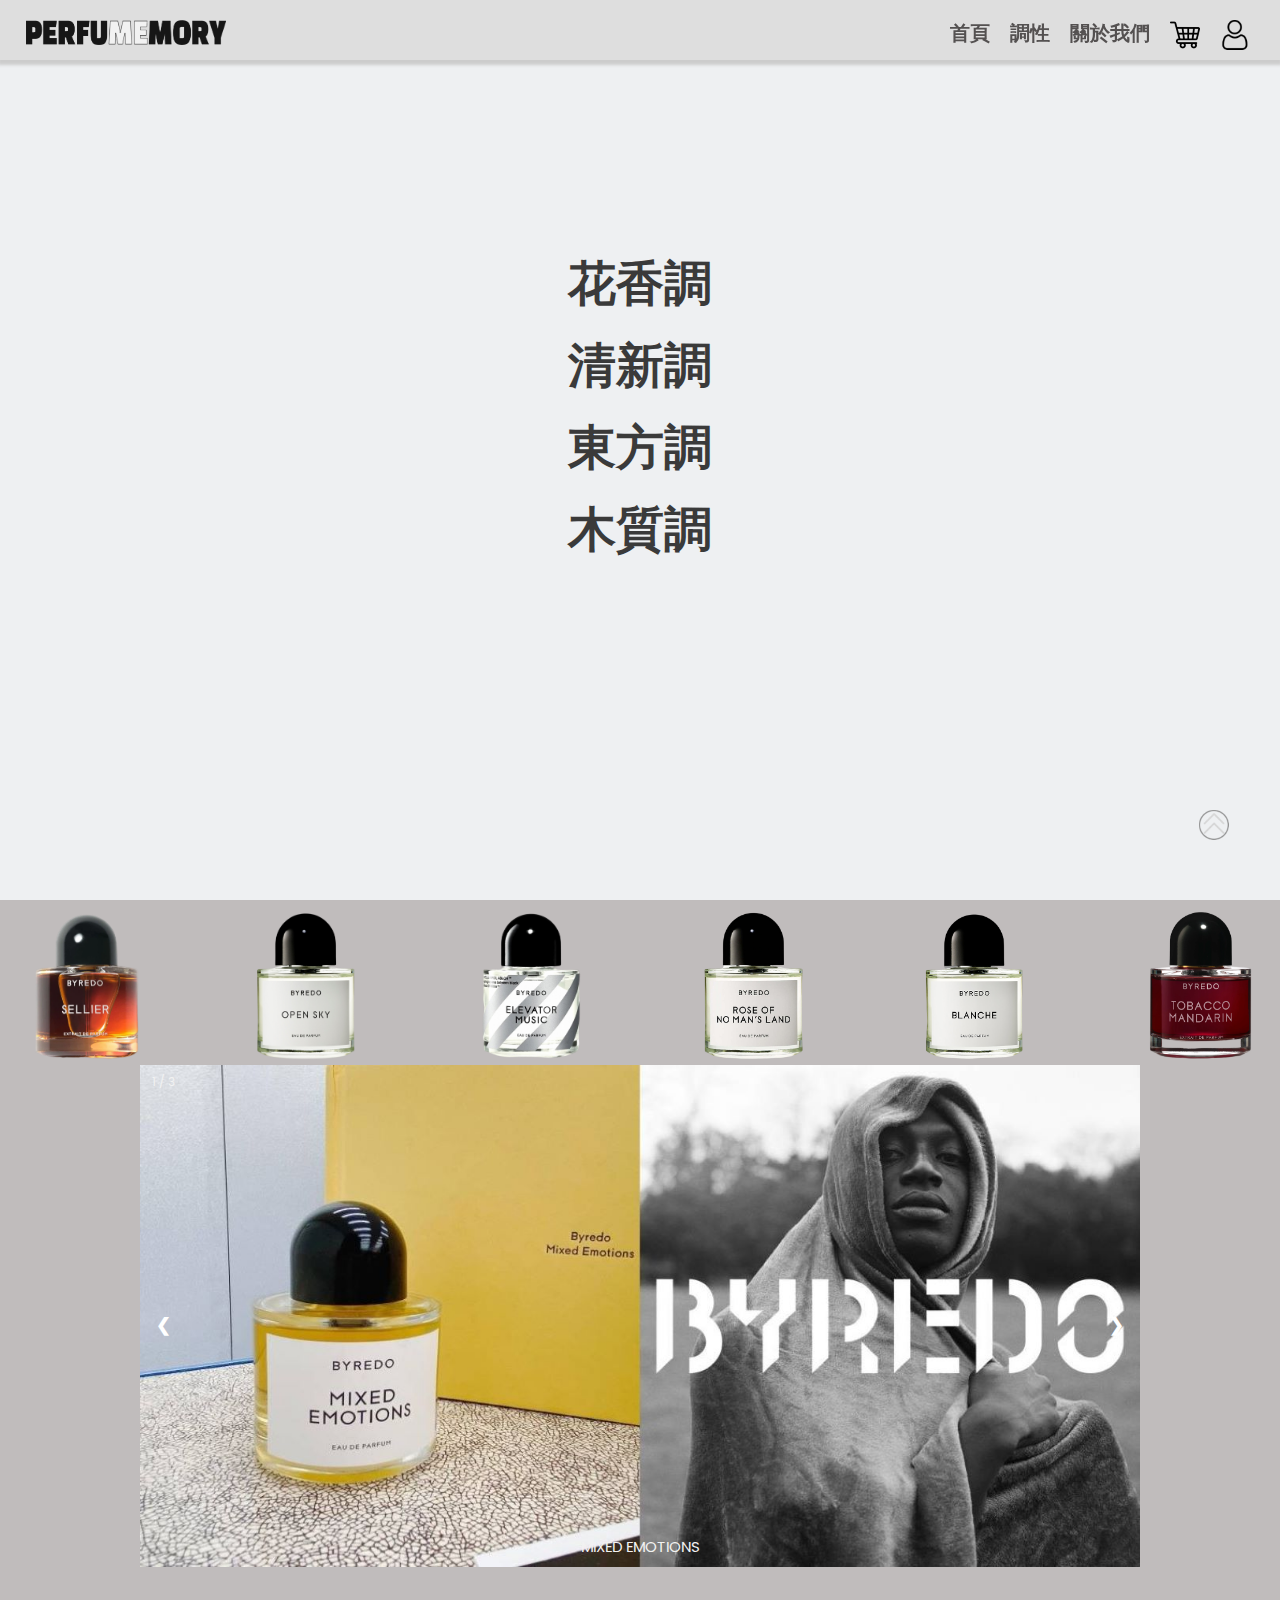
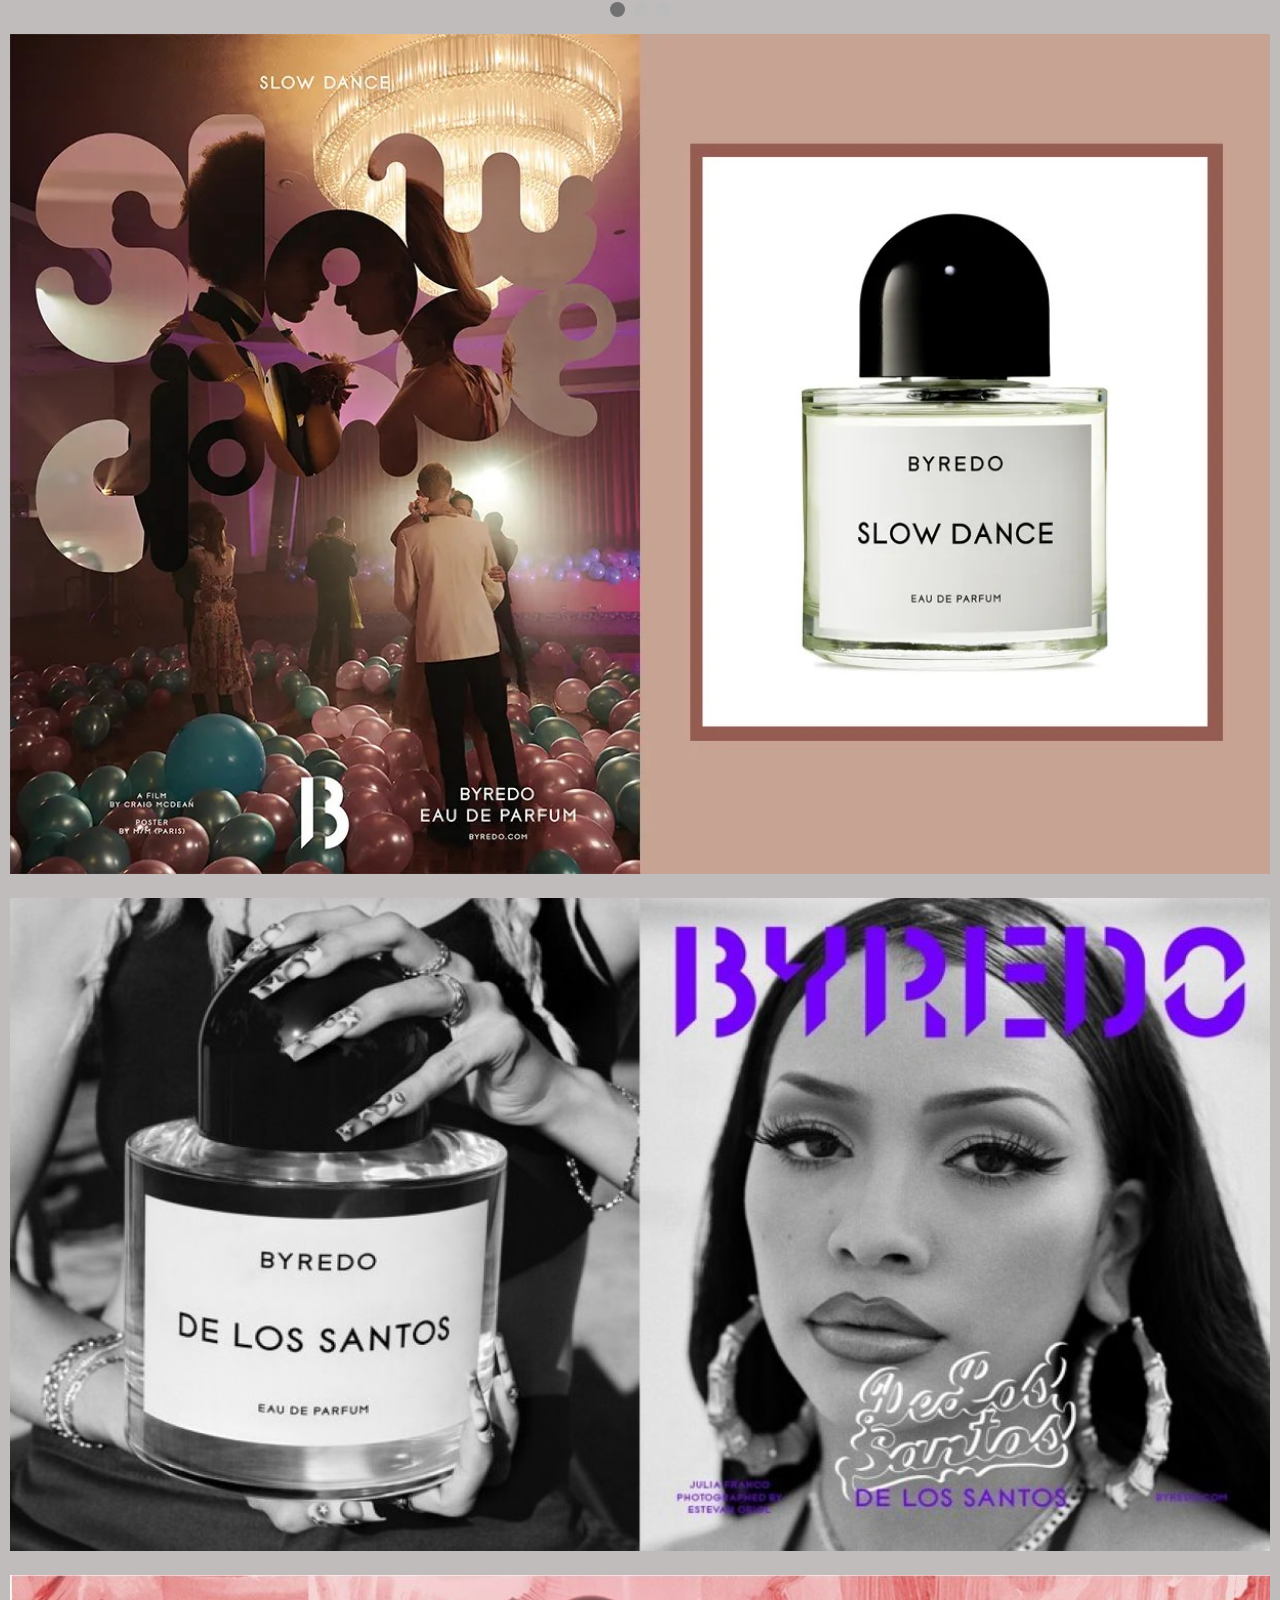
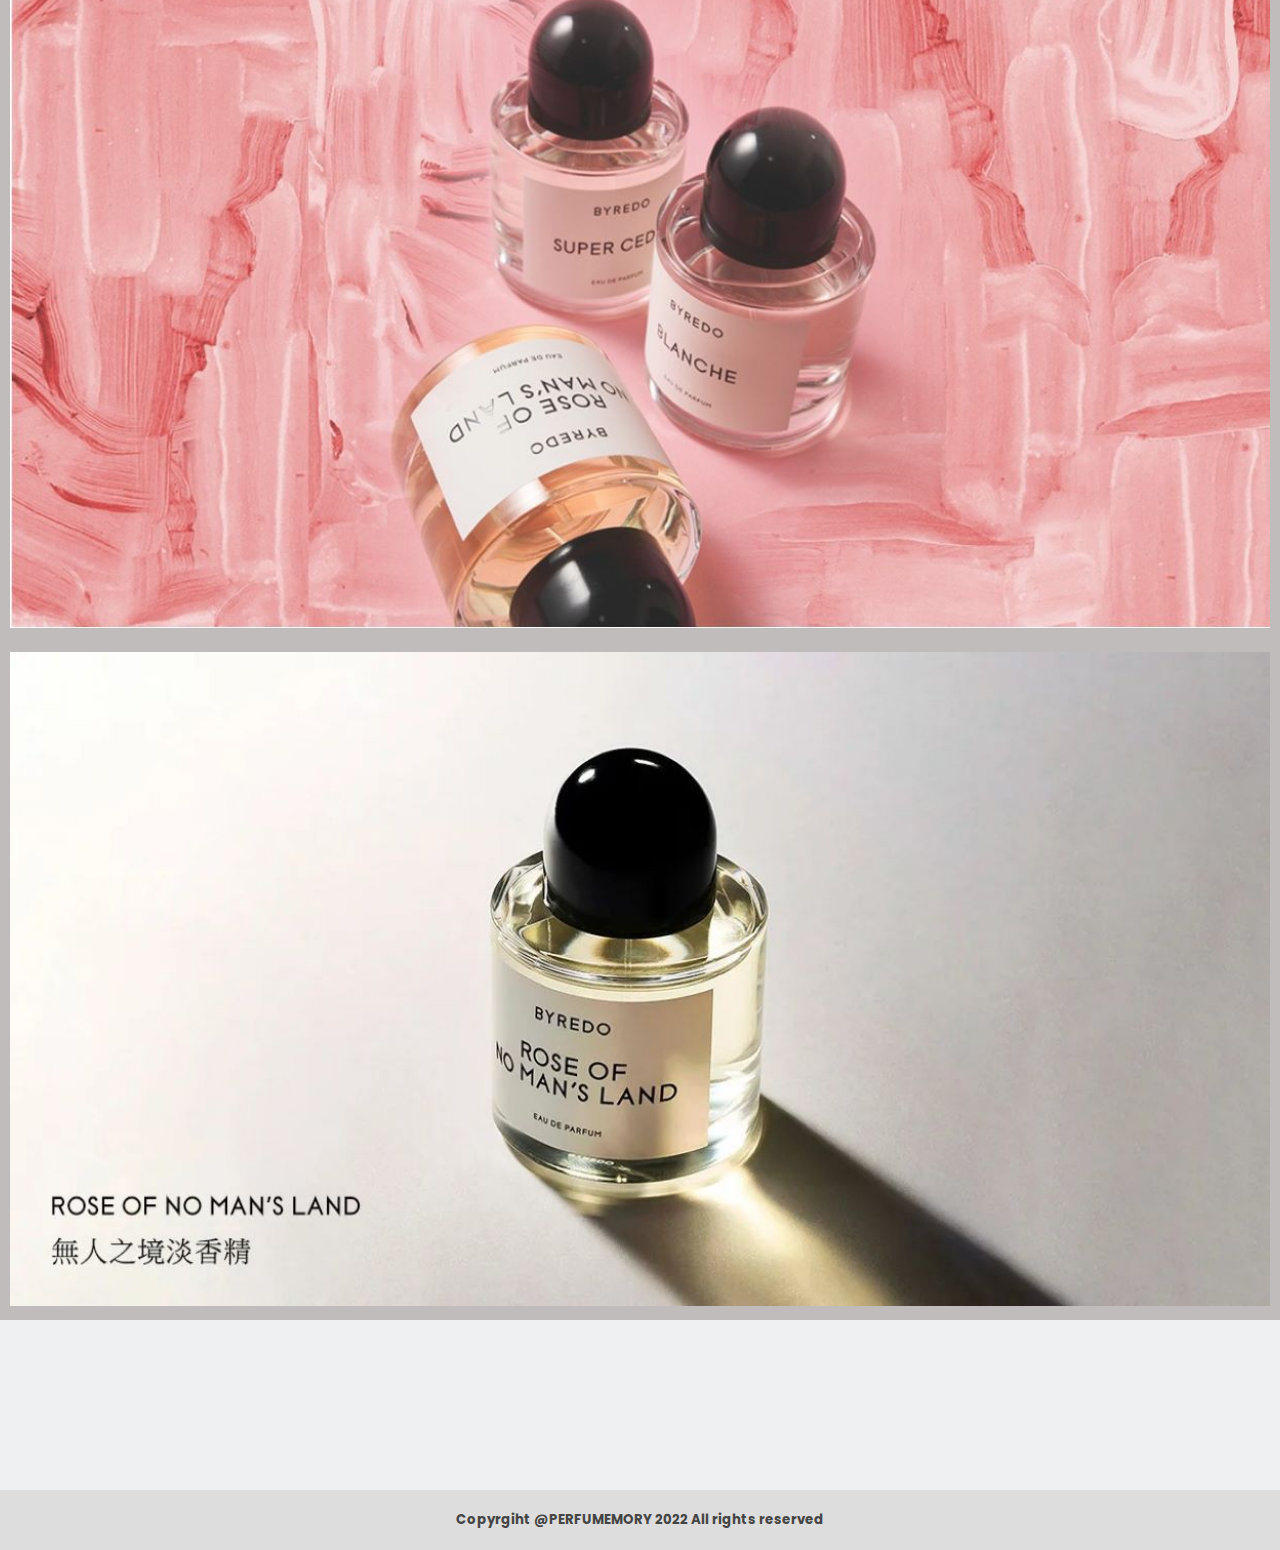
<file: page/index.html>
<!DOCTYPE html>
<html lang="en">
<head>
    <meta charset="UTF-8">
    <meta http-equiv="X-UA-Compatible" content="IE=edge">
    <meta name="viewport" content="width=device-width, initial-scale=1.0">
    <style>
        @import url(../asset/css/index.css);
        @import url(../asset/css/main.css);
        @import url(../asset/css/register.css);
       
    </style>

    
    <title>Perfumemory</title>
    <link rel="shortcut icon" href="../asset/img/fragrance.png">
    </head>
    <body>
        <header><!-- 漢堡 -->
            <div class="PERFUMEMORY">
                <label for="burger" class="perimg"><img src="../asset/img/PERFUMEMORY.png" alt="LOGO" width="200" height="25"></label>
                <input type="checkbox" checked id="burger" class="burgerbotton">
                 <div class="burgerline">
                <div id="Nav2">
                    <div id="nav2">
                        <div id="title2">
                            <a href="../page/index.html" target="_top">
                                <h1>首頁</h1>
                            </a>
                            <a href="../page/product.html" target="_top">
                                <div class="dropdown">
                                    <h1 class="dropbtn">調性</h1>
                                    <div class="dropdown-content">
                                        <a href="../page/flora.html">花香調</a>
                                        <a href="../page/fresh.html">清新調</a>
                                        <a href="../page/oriental.html">東方調</a>
                                        <a href="../page/woody.html">木質調</a>
                                      </div>
                                  </div>
                            </a>
                            <a href="../page/about.html" target="_top">
                                <h1>關於我們</h1>
                            </a>
                            <a href="../page/shoppingcar.html" target="_top">
                                <h1><img src="../asset/img/shoppingcar.png" alt="購物車"></h1>
                            </a>
                            
                            <a  target="_top" style="cursor:pointer;">
                                
                                    <div class="dropdown">
                                        <h1><img class="dropbtn" src="../asset/img/personal.png" alt="個人頁面"></h1>
                                       
                                        <div class="dropdown-content" style="font-size: smaller;">
                                            <p id="login" onclick="login()" style="cursor: pointer;">登入</p>
                                            
                                            <a href="../page/personal.html">個人頁面</a>
                                            
                                          </div>
                                      </div>
                                </a>
                                
                            </a>
                            <dialog id="show">
                                <div class="frame">
                                    <div class="login">
                                        <div class="loginh2">
                                            <h2 >Login</h2>
                                        </div>
                                        <div class="push">
                                            <label for="account">Account</label>
                                            <input type="text" name="" id="account">
                                        </div>
                                        <div class="push">
                                            <label for="password">Password</label>
                                            <input type="password" name="" id="password">
                                        </div>
                                        <div class="push">
                                            <button type="submit" class="btn_update"onclick="show.close()">Login</button>
                                            <button class="btn_update" onclick="show.close()">Cancel</button>
                                        </div>
                                        <div class="new">尚未擁有帳號 ?
                                            <p id="go_register">前往註冊</p>
                                        </div>
                                    </div>
                                </div>
                            </dialog>
            
                            <dialog id="userupdate" style="background-color: #c3c5c6; width: 80%; border-radius: 10px; border: 2px solid #757879ac;"  >
                                <form >
                                    <div class="contain">
                                        <h2 class="h2card">會員基本資料</h2>
                                        
                                            <div class="info">
                                                <div class="data">
                                                    <label for="account">帳號：<br></label>
                                                    <input class="inputstyle"type="text" placeholder="你的帳號">
                                                </div>
                                                <div class="data">
                                                    <label for="name">密碼：<br></label>
                                                    <input class="inputstyle" type="password" placeholder="你的密碼">
                                                </div>
                                                <div class="data">
                                                    <label for="name">姓名：<br></label>
                                                    <input class="inputstyle" type="text" placeholder="Your Name">
                                                </div>
                                                <div class="data">
                                                    <label for="name">電子信箱：<br></label>
                                                    <input class="inputstyle" type="email" placeholder="Your E-mail">
                                                </div>
                                                <div class="data">
                                                    <label for="name">生日：<br></label>
                                                    <input class="inputstyle" type="date" >
                                                </div>
                                                <div class="data">
                                                    <label for="name">性別： <br></label>
                                                    <input  type="radio"  name="sexual" style="margin: 20px 20px 5px;">男<br>
                                                        <input  type="radio"  name="sexual" style="margin: 20px 20px">女<br>
                                                </div>
                                                <div class="data">
                                                    <label for="name">通訊地址：<br></label>
                                                    <input class="inputstyle" type="text" placeholder="你的住址">
                                                </div>
                                                <div class="data">
                                                    <label for="name">聯絡電話：<br></label>
                                                    <input class="inputstyle" type="tel" placeholder="你的電話">
                                                </div>
            
                                                <div class="btndiv">
                                                    <input type="submit" value="確認" class="btn_update">
                                                    <input type="reset" value="取消" class="btn_update" onclick="userupdate.close()" >
                                                </div>
                                            </div>
                                    </div>
                                </form>
                            </dialog>
                        </div>
                    </div>
                </div>
            </div>
            <div class="gotop">
                <a href="#top">
                    <img src="../asset/img/uptop.png" alt="uptop">
                </a>
            </div>

    </header>
 
    <div class="Center">
        <nav>
        
            <a href="../page/flora.html">
                <span data-texto="flora">花香調</span>
            </a>
            <a href="../page/fresh.html">
                <span data-texto="Fresh">清新調</span>
            </a>
        
            <a href="../page/oriental.html">
                <span data-texto="Oriental">東方調</span>
            </a>
        
            <a href="../page/woody.html">
                <span data-texto="Woody">木質調</span>
            </a>
        </nav>
    </div>

<main>
    <article>

        <section><!--熱門產品-->
            <div class="hot">
                <!--產品一-->
                <div class="hotcontainer">
                    <img src="../asset/img/寂靜沉夜.png" alt="香水1" class="hotimg">
                    <div class="overlay">
                      <div class="hottext"><p class="hottextp">NO.1</p>
                          <p>寂靜沉夜</p>
                          </div>
                      <a href="../page/productdetail.html">
                          <a href="">
                              <div class="shadow"><img src="../asset/img/SHADOW.png"  width="155px" alt=""></div>
                          </a>
                      </a>
                    </div>
                  </div>
              

              <!--產品二-->
                <div class="hotcontainer">
                  <img src="../asset/img/天際之間.png" alt="香水1" class="hotimg">
                  <div class="overlay">
                    <div class="hottext"><p class="hottextp">NO.2</p>
                        <p>天際之間</p>
                        </div>
                    <a href="../page/productdetail.html">
                        <div class="shadow"><img src="../asset/img/SHADOW.png"  width="155px" alt=""></div>
                    </a>
                  </div>
                </div>

              <!--產品三-->
                <div class="hotcontainer">
                  <img src="../asset/img/和緩之音.png" alt="香水1" class="hotimg">
                  <div class="overlay">
                    <div class="hottext"><p class="hottextp">NO.3</p>
                        <p>和緩之音</p>
                        </div>
                    <a href="../page/productdetail.html">
                        <div class="shadow"><img src="../asset/img/SHADOW.png"  width="155px" alt=""></div>
                    </a>
                  </div>
                </div>

              <!--產品四-->
                <div class="hotcontainer">
                  <img src="../asset/img/無人之境.png" alt="香水1" class="hotimg">
                  <div class="overlay">
                    <div class="hottext"><p class="hottextp">NO.4</p>
                        <p>無人之境</p>
                        </div>
                    <a href="../page/productdetail.html">
                        <div class="shadow"><img src="../asset/img/SHADOW.png"  width="155px" alt=""></div>
                    </a>
                  </div>
                </div>

              <!--產品五-->
                <div class="hotcontainer">
                  <img src="../asset/img/返璞歸真.png" alt="香水1" class="hotimg">
                  <div class="overlay">
                    <div class="hottext"><p class="hottextp">NO.5</p>
                        <p>返璞歸真</p>
                        </div>
                    <a href="../page/productdetail.html">
                        <div class="shadow"><img src="../asset/img/SHADOW.png"  width="155px" alt=""></div>
                    </a>
                  </div>
                </div>

              <!--產品六-->
                <div class="hotcontainer">
                    <img src="../asset/img/菸溫迷情.png" alt="香水1" class="hotimg">
                    <div class="overlay">
                        <div class="hottext"><p class="hottextp">NO.6</p>
                            <p>菸溫迷情</p>
                            </div>
                      <a href="../page/productdetail.html">
                          <div class="shadow"><img src="../asset/img/SHADOW.png"  width="155px" alt=""></div>
                      </a>
                    </div>
                  </div>
                
              </div>
              
        </section>


        <div class="smell_div"><!-- 比較不會跑版 -->

               <div class="slideshow-container">

                    <div class="mySlides fade">
                      <div class="numbertext">1 / 3</div>
                      <img src="../asset/img/1.jpg" style="width:100%">
                      <div class="text">MIXED EMOTIONS</div>
                    </div>
                    
                    <div class="mySlides fade">
                      <div class="numbertext">2 / 3</div>
                      <img src="../asset/img/3.jpg" style="width:100%">
                      <div class="text">EYES CLOSED</div>
                    </div>
                    
                    <div class="mySlides fade">
                      <div class="numbertext">3 / 3</div>
                      <img src="../asset/img/4.jpg" style="width:100%">
                      <div class="text">MIXED EMOTIONS</div>
                    </div>
                    
                    <a class="prev" onclick="plusSlides(-1)">❮</a>
                    <a class="next" onclick="plusSlides(1)">❯</a>
                    
                    </div>
                    <br>
                    
                    <div style="text-align:center">
                      <span class="dot" onclick="currentSlide(1)"></span> 
                      <span class="dot" onclick="currentSlide(2)"></span> 
                      <span class="dot" onclick="currentSlide(3)"></span> 
                    </div>
            <section class="ad1"><!-- ad花香調 -->
                <a href="../page/flora.html"><img src="../asset/img/slowdance.jpg"  alt="花香廣告"></a>
                
            </section>
            <section class="ad1"><!-- ad清新調 -->
                <a href="../page/fresh.html"><img src="../asset/img/BlackPerfume.jpg" alt="花香廣告"></a>
                
            </section>
            <section class="ad1"><!-- ad東方調 -->
                <a href="../page/oriental.html"><img src="../asset/img/PinkPerfume.jpg" alt="花香廣告"></a>
                
            </section>
            <section class="ad1"><!-- ad木質調 -->
                <a href="../page/woody.html"> <img src="../asset/img/WhitePerfume.jpg" alt="花香廣告"></a>
               
            
             
                    
            
            </section>
        </div>
    </article>
</main>
<footer >
    <div class="footerdiv">
     
        <h5 class="copyright">Copyrgiht @PERFUMEMORY 2022 All rights reserved</h5>
       
           
    </div>
</footer>

<script>
    //登入介面
    let btn=document.querySelector("#login");
    let show=document.querySelector("#show")
    
    btn.addEventListener("click", function(){
                show.showModal();
            })
    
    //註冊介面
    let register = document.querySelector("#go_register");
    let userupdate = document.querySelector("#userupdate");
    
    register.addEventListener("click",function(){
        userupdate.showModal();
    })
    let slideIndex = 1;
        showSlides(slideIndex);

    function plusSlides(n) {
        showSlides(slideIndex += n);
    }

    function currentSlide(n) {
        showSlides(slideIndex = n);
    }

    function showSlides(n) {
        let i;
        let slides = document.getElementsByClassName("mySlides");
        let dots = document.getElementsByClassName("dot");
        if (n > slides.length) {slideIndex = 1}    
        if (n < 1) {slideIndex = slides.length}
        for (i = 0; i < slides.length; i++) {
            slides[i].style.display = "none";  
        }
        for (i = 0; i < dots.length; i++) {
            dots[i].className = dots[i].className.replace(" active", "");
        }
        slides[slideIndex-1].style.display = "block";  
        dots[slideIndex-1].className += " active";
    }
            
    
    </script>

</body>  
</html>
</file>
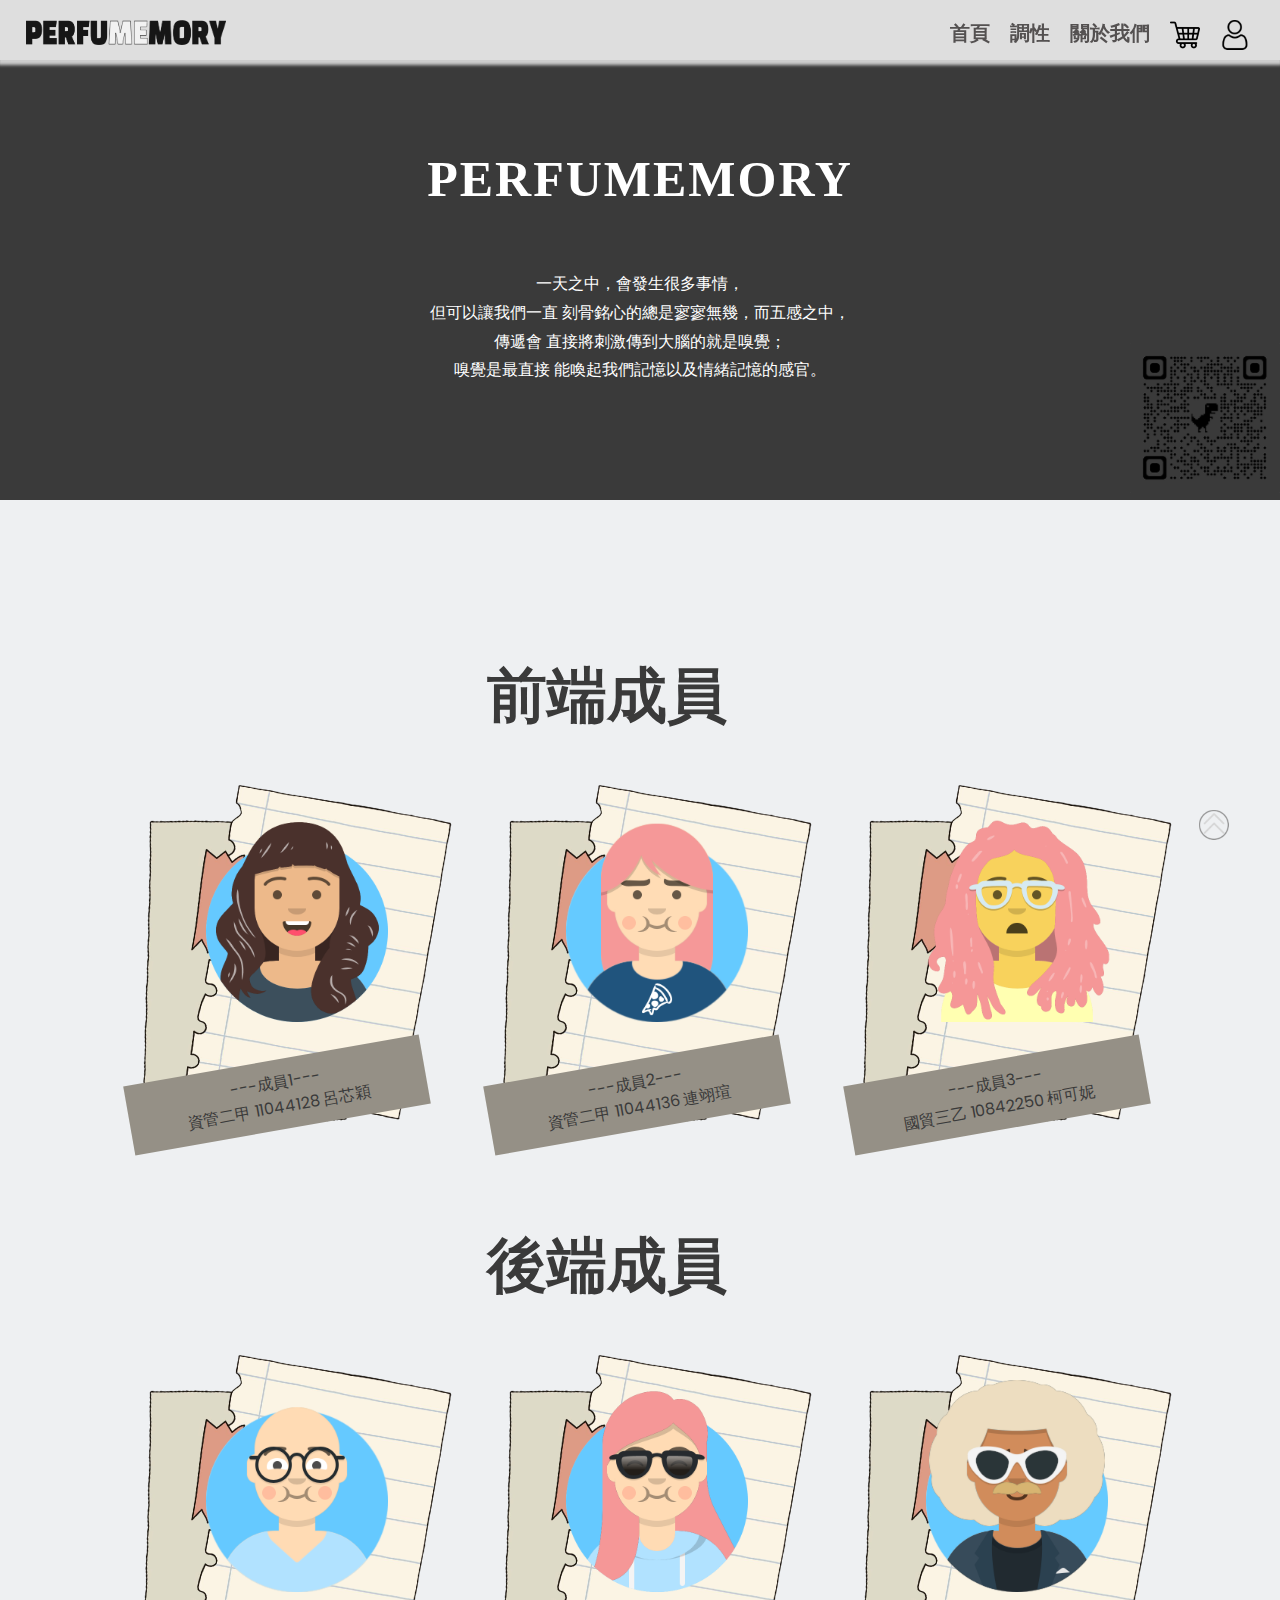
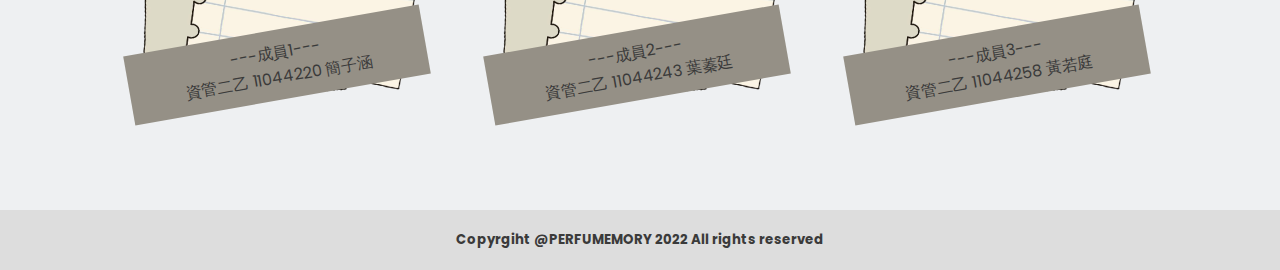
<file: page/about.html>
<!DOCTYPE html>
<html lang="en">
<head>
    <meta charset="UTF-8">
    <meta http-equiv="X-UA-Compatible" content="IE=edge">
    <meta name="viewport" content="width=device-width, initial-scale=1.0">
    <style>
        @import url(../asset/css/index.css);
        @import url(../asset/css/about.css);
        @import url(../asset/css/nav.css);
        @import url(../asset/css/main.css);
        @import url(../asset/css/login.css);
        @import url(../asset/css/register.css);
    </style>
    <title>香見恨晚</title>
    <link rel="shortcut icon" href="../asset/img/fragrance.png">
    
</head>
<body>
    <header><!-- 漢堡 -->
        <div class="PERFUMEMORY">
            <label for="burger"class="perimg"><img src="../asset/img/PERFUMEMORY.png" alt="LOGO" width="200" height="25"></label>
            <input type="checkbox" checked id="burger" class="burgerbotton">
             <div class="burgerline">
            <div id="Nav2">
                <div id="nav2">
                    <div id="title2">
                        <a href="../page/index.html" target="_top">
                            <h1>首頁</h1>
                        </a>
                        <a href="../page/product.html" target="_top">
                            <div class="dropdown">
                                <h1 class="dropbtn">調性</h1>
                                <div class="dropdown-content">
                                    <a href="../page/flora.html">花香調</a>
                                    <a href="../page/fresh.html">清新調</a>
                                    <a href="../page/oriental.html">東方調</a>
                                    <a href="../page/woody.html">木質調</a>
                                  </div>
                              </div>
                        </a>
                        <a href="../page/about.html" target="_top">
                            <h1>關於我們</h1>
                        </a>
                        <a href="../page/shoppingcar.html" target="_top">
                            <h1><img src="../asset/img/shoppingcar.png" alt="購物車"></h1>
                        </a>
                        <a  target="_top" style="cursor:pointer;">
                                
                            <div class="dropdown">
                                <h1><img class="dropbtn" src="../asset/img/personal.png" alt="個人頁面"></h1>
                               
                                <div class="dropdown-content" style="font-size: smaller;">
                                    <p id="login" onclick="login()" style="cursor: pointer;">登入</p>
                                    
                                    <a href="../page/personal.html">個人頁面</a>
                                    
                                  </div>
                              </div>
                        </a>
                        
                    </a>
                    <dialog id="show">
                        <div class="frame">
                            <div class="login">
                                <div class="loginh2">
                                    <h2 >Login</h2>
                                </div>
                                <div class="push">
                                    <label for="account">Account</label>
                                    <input type="text" name="" id="account">
                                </div>
                                <div class="push">
                                    <label for="password">Password</label>
                                    <input type="password" name="" id="password">
                                </div>
                                <div class="push">
                                    <button type="submit" class="btn_update"onclick="show.close()">Login</button>
                                    <button class="btn_update" onclick="show.close()">Cancel</button>
                                </div>
                                <div class="new">尚未擁有帳號 ?
                                    <p id="go_register">前往註冊</p>
                                </div>
                            </div>
                        </div>
                    </dialog>
    
                    <dialog id="userupdate" style="background-color: #c3c5c6; width: 80%; border-radius: 10px; border: 2px solid #757879ac;"  >
                        <form name="form1" method="GET" action="register.jsp">
                            <div class="contain">
                                <h2 class="h2card">會員基本資料</h2>
                                
                                    <div class="info">
                                        <div class="data">
                                            <label for="account">帳號：<br></label>
                                            <input class="inputstyle"type="text" placeholder="你的帳號">
                                        </div>
                                        <div class="data">
                                            <label for="name">密碼：<br></label>
                                            <input class="inputstyle" type="password" placeholder="你的密碼">
                                        </div>
                                        <div class="data">
                                            <label for="name">姓名：<br></label>
                                            <input class="inputstyle" type="text" placeholder="Your Name">
                                        </div>
                                        <div class="data">
                                            <label for="name">電子信箱：<br></label>
                                            <input class="inputstyle" type="email" placeholder="Your E-mail">
                                        </div>
                                        <div class="data">
                                            <label for="name">生日：<br></label>
                                            <input class="inputstyle" type="date" >
                                        </div>
                                        <div class="data">
                                            <label for="name">性別： <br></label>
                                            <input  type="radio"  name="sexual" style="margin: 20px 20px 5px;">男<br>
                                                <input  type="radio"  name="sexual" style="margin: 20px 20px">女<br>
                                        </div>
                                        <div class="data">
                                            <label for="name">通訊地址：<br></label>
                                            <input class="inputstyle" type="text" placeholder="你的住址">
                                        </div>
                                        <div class="data">
                                            <label for="name">聯絡電話：<br></label>
                                            <input class="inputstyle" type="tel" placeholder="你的電話">
                                        </div>
    
                                        <div class="btndiv">
                                            <input type="submit" value="確認" class="btn_update">
                                            <input type="reset" value="取消" class="btn_update" onclick="userupdate.close()" >
                                        </div>
                                    </div>
                            </div>
                        </form>
                    </dialog>
                    </div>
                </div>
            </div>
        </div>
        <div class="gotop">
            <a href="#top">
                <img src="../asset/img/uptop.png" alt="uptop">
            </a>
        </div>

       
        </header>

        <section class="about_up">
            <div class="about">
                <div class="midabout">
                    <div class="aboutcontent">
                        <h1>PERFUMEMORY</h1>
                        
                            
                        <span>
            
                                
                        一天之中，會發生很多事情，<br>但可以讓我們一直
                        刻骨銘心的總是寥寥無幾，而五感之中，<br>傳遞會
                        直接將刺激傳到大腦的就是嗅覺；<br>嗅覺是最直接
                        能喚起我們記憶以及情緒記憶的感官。
            
                        
                    </div>
                </div>

                <div class="qrcode">
                    <img src="../asset/img/QRCode.png" alt="">
                </div>
            </div>
           </section>
    <main>
   
        <!--<div class="article_div">
            <div id="front">
                <h1 style="text-align: center;">前端人員</h1>
            </div>
            <div class="big_member">
                <section class="part">
                    <div class="member">
                        <img src="../asset/img/128.png" height="300px" style="border-radius: 15px;">
                        <div class="intro1">
                            <pre>
                                      ---成員1---

                                資管二甲 11044128 呂芯穎
                            </pre>
                        </div>
                    </div>
                </section>
                
                <section class="part">
                    <div class="member">
                        <img src="../asset/img/136.jpg" height="300px" style="border-radius: 15px;">
                        <div class="intro1">
                            <pre>
                                      ---成員2---

                                資管二甲 11044136 連翊瑄
                            </pre>
                        </div>
                    </div>
                </section>

                <section class="part">
                    <div class="member">
                        <img src="../asset/img/108.png" height="300px" style="border-radius: 15px;">
                        <div class="intro1">
                            <pre>
                                      ---成員3---

                                國貿三乙 10842250 柯可妮
                            </pre>
                        </div>
                    </div>
                </section>
            </div class="article_div">
                
            <div class="article_div">
                <div id="back">
                    <h1 style="text-align: center;">後端人員</h1>
                </div>
                <div class="big_member">
                    <section class="part">
                        <div class="member">
                            <img src="../asset/img/220.png" height="300px" style="border-radius: 15px;">
                            <div class="intro1">
                                <pre>
                                          ---成員1---      

                                    資管二乙 11044220 簡子涵
                                </pre>
                            </div>
                        </div>
                    </section>
                    <section class="part">
                        <div class="member">
                            <img src="../asset/img/243.png" height="300px" style="border-radius: 15px;">
                            <div class="intro1">
                                <pre>
                                          ---成員2---

                                    資管二乙 11044243 葉蓁廷
                                </pre>
                            </div>
                        </div>
                    </section>
                    <section class="part">
                        <div class="member">
                            <img src="../asset/img/258.jpg" height="300px" style="border-radius: 15px;">
                            <div class="intro1">
                                <pre>
                                          ---成員3---
                                          
                                    資管二乙 11044258 黃若庭
                                </pre>
                            </div>
                        </div>
                    </section>
                </div>
            </div>
        </div class="article_div">

        <div class="article_div">
            <div id="aboutUs">
                <h1 style="text-align: center;">關於我們</h1>
            </div>
            <div class="big_member">
                <section class="part">
                    <div class="member">
                        <img src="../asset/img/logo.jpg" height="300px" style="border-radius: 15px;">
                        <div class="intro1">
                            <pre>
                                        ---Perfumemory---
                                一天之中，會發生很多事情，但可以讓我們一直
                                刻骨銘心的總是寥寥無幾，而五感之中，傳遞會
                                直接將刺激傳到大腦的就是嗅覺；嗅覺是最直接
                                能喚起我們記憶以及情緒記憶的感官。
                            </pre>
                        </div>
                    </div>
                </section>
            </div>
        </div class="article_div">-->
       
       
        <div class="aboutflex">
            
                 
            <div class="bigmember">
                <h1>前端成員</h1>
            <div class="midmember">
                <div class="membercontent">
                    <img class="memback" src="../asset/img/about.png" alt="">
                    <img class="mem" src="../asset/img/128.png" alt="">
            
                        <span>
                        ---成員1---<br>
                        資管二甲 11044128 呂芯穎
                        </span>
            
                </div>
                <div class="membercontent">
                    <img class="memback" src="../asset/img/about.png" alt="">
                    <img class="mem" src="../asset/img/136.png" alt="">
            
                        <span>
                        ---成員2---<br>
            
                                    資管二甲 11044136 連翊瑄
                        </span>
            
                </div>
                <div class="membercontent">
                    <img class="memback" src="../asset/img/about.png" alt="">
                    <img class="mem" src="../asset/img/108.png" alt="">
            
                        <span>
                        ---成員3---<br>
                        國貿三乙 10842250 柯可妮
                        </span>
            
                </div>
            </div>
            <h1>後端成員</h1>
            <div class="midmember">
                <div class="membercontent">
                    <img class="memback" src="../asset/img/about.png" alt="">
                    <img class="mem" src="../asset/img/220.png" alt="">
            
                        <span>
                        ---成員1---<br>
                        資管二乙 11044220 簡子涵
                        </span>
            
                </div>
                <div class="membercontent">
                    <img class="memback" src="../asset/img/about.png" alt="">
                    <img class="mem" src="../asset/img/243.png" alt="">
            
                        <span>
                        ---成員2---<br>
                        資管二乙 11044243 葉蓁廷
                        </span>
            
                </div>
                <div class="membercontent">
                    <img class="memback" src="../asset/img/about.png" alt="">
                    <img class="mem" src="../asset/img/111.png" alt="">
            
                        <span>
                        ---成員3---<br>
                        資管二乙 11044258 黃若庭
                        </span>
            
                </div>
            </div>
                  </div>
        </div>

     

    </main>
    <footer>
    <div class="footerdiv">
        
        <h5 class="copyright">Copyrgiht @PERFUMEMORY 2022 All rights reserved</h5>
        
           
    </div>
</footer>


<script>
//登入介面
let btn=document.querySelector("#login");
let show=document.querySelector("#show")

btn.addEventListener("click", function(){
            show.showModal();
        })

//註冊介面
let register = document.querySelector("#go_register");
let userupdate = document.querySelector("#userupdate");

register.addEventListener("click",function(){
    userupdate.showModal();
})



</script>

    
</body>
</html>
</file>
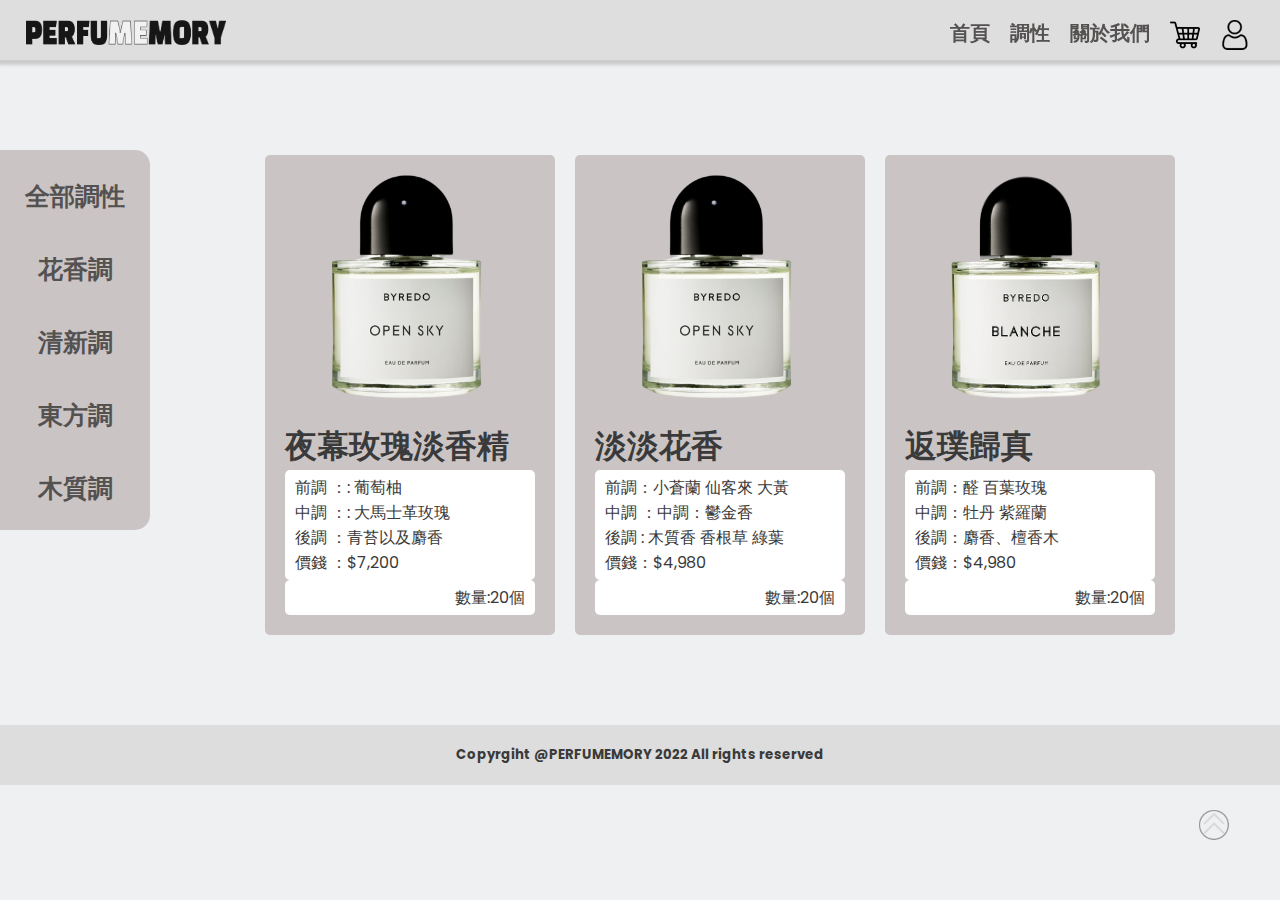
<file: page/flora.html>
<!DOCTYPE html>
<html lang="en">
<head>
    <meta charset="UTF-8">
    <meta http-equiv="X-UA-Compatible" content="IE=edge">
    <meta name="viewport" content="width=device-width, initial-scale=1.0">
    <style>
       @import url(../asset/css/register.css);
        @import url(../asset/css/index.css);
        @import url(../asset/css/main.css);
        @import url(../asset/css/product.css);

    </style>
    <title>花香調</title>
    <link rel="shortcut icon" href="../asset/img/fragrance.png">
</head>
<body>
    <header><!-- 漢堡 -->
        <div class="PERFUMEMORY">
            <label for="burger"class="perimg"><img src="../asset/img/PERFUMEMORY.png" alt="LOGO" width="200" height="25"></label>
            <input type="checkbox" checked id="burger" class="burgerbotton">
             <div class="burgerline">
            <div id="Nav2">
                <div id="nav2">
                    <div id="title2">
                        <a href="../page/index.html" target="_top">
                            <h1>首頁</h1>
                        </a>
                        <a href="../page/product.html" target="_top">
                            <div class="dropdown">
                                <h1 class="dropbtn">調性</h1>
                                <div class="dropdown-content">
                                  <a href="../page/flora.html">花香調</a>
                                  <a href="../page/fresh.html">清新調</a>
                                  <a href="../page/oriental.html">東方調</a>
                                  <a href="../page/woody.html">木質調</a>
                                </div>
                              </div>
                        </a>
                        <a href="../page/about.html" target="_top">
                            <h1>關於我們</h1>
                        </a>
                        <a href="../page/shoppingcar.html" target="_top">
                            <h1><img src="../asset/img/shoppingcar.png" alt="購物車"></h1>
                        </a>
                        <a  target="_top" style="cursor:pointer;">
                                
                          <div class="dropdown">
                              <h1><img class="dropbtn" src="../asset/img/personal.png" alt="個人頁面"></h1>
                             
                              <div class="dropdown-content" style="font-size: smaller;">
                                  <p id="login" onclick="login()" style="cursor: pointer;">登入</p>
                                  
                                  <a href="../page/personal.html">個人頁面</a>
                                  
                                </div>
                            </div>
                      </a>
                      
                  </a>
                  <dialog id="show">
                      <div class="frame">
                          <div class="login">
                              <div class="loginh2">
                                  <h2 >Login</h2>
                              </div>
                              <div class="push">
                                  <label for="account">Account</label>
                                  <input type="text" name="" id="account">
                              </div>
                              <div class="push">
                                  <label for="password">Password</label>
                                  <input type="password" name="" id="password">
                              </div>
                              <div class="push">
                                  <button type="submit" class="btn_update"onclick="show.close()">Login</button>
                                  <button class="btn_update" onclick="show.close()">Cancel</button>
                              </div>
                              <div class="new">尚未擁有帳號 ?
                                  <p id="go_register">前往註冊</p>
                              </div>
                          </div>
                      </div>
                  </dialog>
  
                  <dialog id="userupdate" style="background-color: #c3c5c6; width: 80%; border-radius: 10px; border: 2px solid #757879ac;"  >
                      <form>
                          <div class="contain">
                              <h2 class="h2card">會員基本資料</h2>
                              
                                  <div class="info">
                                      <div class="data">
                                          <label for="account">帳號：<br></label>
                                          <input class="inputstyle"type="text" placeholder="你的帳號">
                                      </div>
                                      <div class="data">
                                          <label for="name">密碼：<br></label>
                                          <input class="inputstyle" type="password" placeholder="你的密碼">
                                      </div>
                                      <div class="data">
                                          <label for="name">姓名：<br></label>
                                          <input class="inputstyle" type="text" placeholder="Your Name">
                                      </div>
                                      <div class="data">
                                          <label for="name">電子信箱：<br></label>
                                          <input class="inputstyle" type="email" placeholder="Your E-mail">
                                      </div>
                                      <div class="data">
                                          <label for="name">生日：<br></label>
                                          <input class="inputstyle" type="date" >
                                      </div>
                                      <div class="data">
                                          <label for="name">性別： <br></label>
                                          <input  type="radio"  name="sexual" style="margin: 20px 20px 5px;">男<br>
                                              <input  type="radio"  name="sexual" style="margin: 20px 20px">女<br>
                                      </div>
                                      <div class="data">
                                          <label for="name">通訊地址：<br></label>
                                          <input class="inputstyle" type="text" placeholder="你的住址">
                                      </div>
                                      <div class="data">
                                          <label for="name">聯絡電話：<br></label>
                                          <input class="inputstyle" type="tel" placeholder="你的電話">
                                      </div>
  
                                      <div class="btndiv">
                                          <input type="submit" value="確認" class="btn_update">
                                          <input type="reset" value="取消" class="btn_update" onclick="userupdate.close()" >
                                      </div>
                                  </div>
                          </div>
                      </form>
                  </dialog>
                    </div>
                </div>
            </div>
        </div>
        <div class="gotop">
            <a href="#top">
                <img src="../asset/img/uptop.png" alt="uptop">
            </a>
        </div>

        <div id="Nav">
            <div id="nav">
                <div id="title">
                    <a href="../page/product.html" target="_top">
                        <h1>全部調性</h1>
                    </a>
                    <a href="../page/flora.html" target="_top">
                        <h1>花香調</h1>
                    </a>
                    <a href="../page/fresh.html" target="_top">
                        <h1>清新調</h1>
                    </a>
                    <a href="../page/oriental.html" target="_top">
                        <h1>東方調</h1>
                    </a>
                    <a href="../page/woody.html" target="_top">
                        <h1>木質調</h1>
                    </a>
                    
                </div>
            </div>
        </header>

        <div>heigh</div>
<main>
    <article>
      <section>
        <div style="height: 50px;"></div>
        <div class="container">
            <div class="row">
              <div class="item">
                
                  <div class="item-img">
                    <a href="../page/productdetail.html"> <input type="button" value=" VIEW DETAILS" class="item_btn"></a>
                   
                    <img src="../asset/img/天際之間.png " alt="" class="item_img">
                  </div>
                  <div class="item-title">
                    <h1>夜幕玫瑰淡香精</h5>
                  </div>
                  
 
 
 
                  <div class="item-content">
                    <p>
                      前調 ：: 葡萄柚  <br>
                      中調 ：: 大馬士革玫瑰  <br>
                      後調 ：青苔以及麝香<br> 
                      價錢 ：$7,200 <br>
                    </p>
                    <p style="text-align: right;">數量:20個</p>
                  </div>
                  
                </div>
            </div>
            <div class="row">
              <div class="item">
                  <div class="item-img">
                    <a href="../page/productdetail.html"> <input type="button" value=" VIEW DETAILS" class="item_btn"></a>
                   
                    <img src="../asset/img/天際之間.png" alt="" class="item_img">
                  </div>
                  <div class="item-title">
                    <h1>淡淡花香</h5>
                  </div>
                  <div class="item-content">
   
                    <p >
                      前調：小蒼蘭 仙客來 大黃  <br>
                      中調 ：中調：鬱金香 <br>
                      後調 : 木質香 香根草 綠葉  <br> 
                      價錢：$4,980  <br>
                    </p>
                    <p style="text-align: right;">數量:20個</p>
                  </div>
                  
                </div>
            </div>
            <div class="row">
              <div class="item">
                
                  <div class="item-img">
                    <a href="../page/productdetail.html"> <input type="button" value=" VIEW DETAILS" class="item_btn"></a>
                   
                    <img src="../asset/img/返璞歸真.png " alt="" class="item_img">
                  </div>
                  <div class="item-title">
                    <h1>返璞歸真</h5>
                  </div>
                  <div class="item-content">
                    <p>
                      前調：醛 百葉玫瑰  <br>
                      中調：牡丹 紫羅蘭 <br>
                      後調：麝香、檀香木 <br> 
                      價錢：$4,980 <br>
                    </p>
                    <p style="text-align: right;">數量:20個</p>
                  </div>
                  
                </div>
            </div>
        </div>
        </section>
       
    </article>
</main>
    
<footer>
  <div class="footerdiv">
 
      <h5 class="copyright">Copyrgiht @PERFUMEMORY 2022 All rights reserved</h5>
     
         
  </div>
</footer>
<script>
  //登入介面
  let btn=document.querySelector("#login");
  let show=document.querySelector("#show")
  
  btn.addEventListener("click", function(){
              show.showModal();
          })
  
  //註冊介面
  let register = document.querySelector("#go_register");
  let userupdate = document.querySelector("#userupdate");
  
  register.addEventListener("click",function(){
      userupdate.showModal();
  })
  
  
  
  </script>
</body>
</html>
</file>
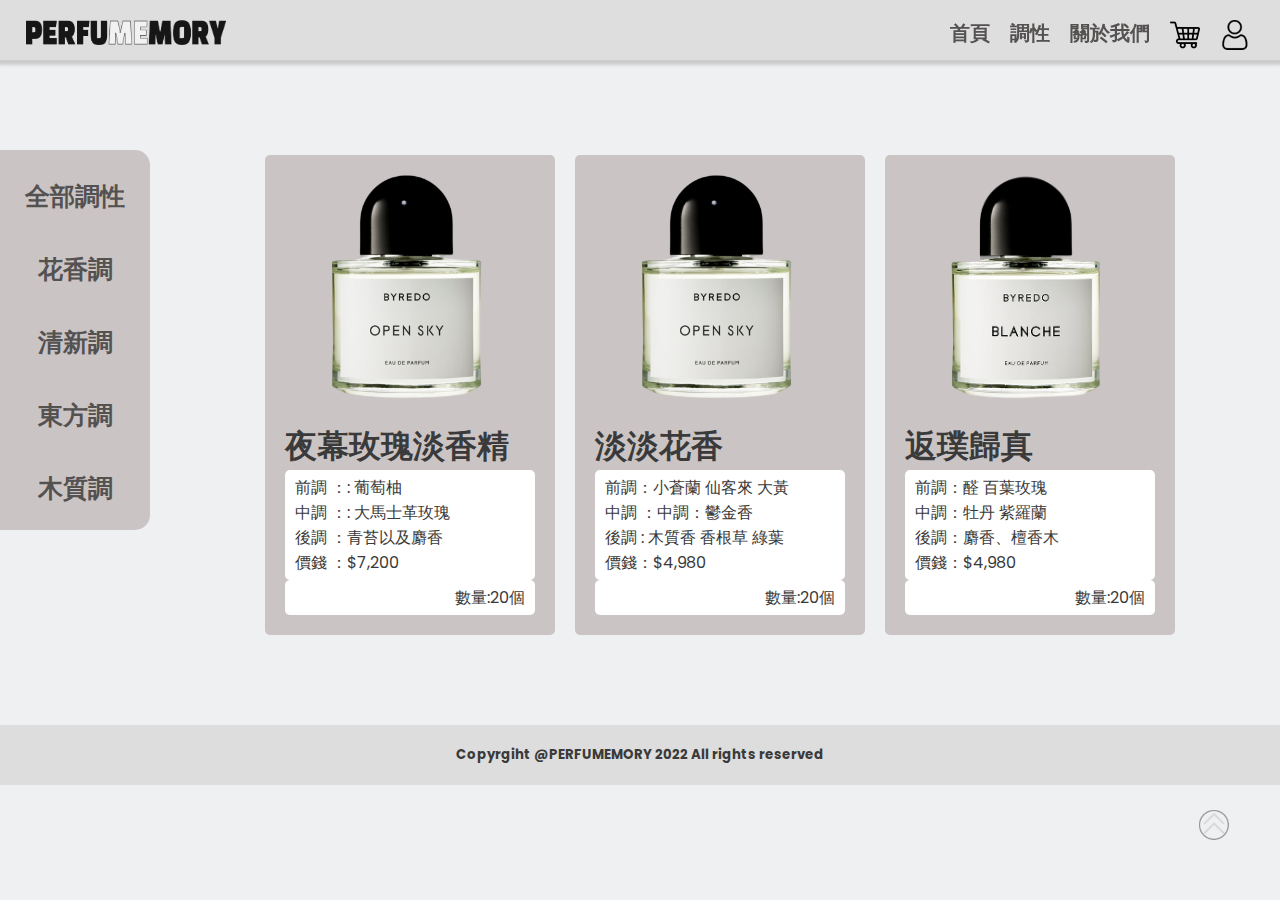
<file: page/fresh.html>
<!DOCTYPE html>
<html lang="en">
<head>
    <meta charset="UTF-8">
    <meta http-equiv="X-UA-Compatible" content="IE=edge">
    <meta name="viewport" content="width=device-width, initial-scale=1.0">
    <style>
       @import url(../asset/css/register.css);
        @import url(../asset/css/index.css);
        @import url(../asset/css/main.css);
        @import url(../asset/css/product.css);

    </style>
    <title>清新調</title>
    <link rel="shortcut icon" href="../asset/img/fragrance.png">
</head>
<body>
    <header><!-- 漢堡 -->
        <div class="PERFUMEMORY">
            <label for="burger"class="perimg"><img src="../asset/img/PERFUMEMORY.png" alt="LOGO" width="200" height="25"></label>
            <input type="checkbox" checked id="burger" class="burgerbotton">
             <div class="burgerline">
            <div id="Nav2">
                <div id="nav2">
                    <div id="title2">
                        <a href="../page/index.html" target="_top">
                            <h1>首頁</h1>
                        </a>
                        <a href="../page/product.html" target="_top">
                            <div class="dropdown">
                                <h1 class="dropbtn">調性</h1>
                                <div class="dropdown-content">
                                  <a href="../page/flora.html">花香調</a>
                                  <a href="../page/fresh.html">清新調</a>
                                  <a href="../page/oriental.html">東方調</a>
                                  <a href="../page/woody.html">木質調</a>
                                </div>
                              </div>
                        </a>
                        <a href="../page/about.html" target="_top">
                            <h1>關於我們</h1>
                        </a>
                        <a href="../page/shoppingcar.html" target="_top">
                            <h1><img src="../asset/img/shoppingcar.png" alt="購物車"></h1>
                        </a>
                        <a  target="_top" style="cursor:pointer;">
                                
                          <div class="dropdown">
                              <h1><img class="dropbtn" src="../asset/img/personal.png" alt="個人頁面"></h1>
                             
                              <div class="dropdown-content" style="font-size: smaller;">
                                  <p id="login" onclick="login()" style="cursor: pointer;">登入</p>
                                  
                                  <a href="../page/personal.html">個人頁面</a>
                                  
                                </div>
                            </div>
                      </a>
                      
                  </a>
                  <dialog id="show">
                      <div class="frame">
                          <div class="login">
                              <div class="loginh2">
                                  <h2 >Login</h2>
                              </div>
                              <div class="push">
                                  <label for="account">Account</label>
                                  <input type="text" name="" id="account">
                              </div>
                              <div class="push">
                                  <label for="password">Password</label>
                                  <input type="password" name="" id="password">
                              </div>
                              <div class="push">
                                  <button type="submit" class="btn_update"onclick="show.close()">Login</button>
                                  <button class="btn_update" onclick="show.close()">Cancel</button>
                              </div>
                              <div class="new">尚未擁有帳號 ?
                                  <p id="go_register">前往註冊</p>
                              </div>
                          </div>
                      </div>
                  </dialog>
  
                  <dialog id="userupdate" style="background-color: #c3c5c6; width: 80%; border-radius: 10px; border: 2px solid #757879ac;"  >
                      <form >
                          <div class="contain">
                              <h2 class="h2card">會員基本資料</h2>
                              
                                  <div class="info">
                                      <div class="data">
                                          <label for="account">帳號：<br></label>
                                          <input class="inputstyle"type="text" placeholder="你的帳號">
                                      </div>
                                      <div class="data">
                                          <label for="name">密碼：<br></label>
                                          <input class="inputstyle" type="password" placeholder="你的密碼">
                                      </div>
                                      <div class="data">
                                          <label for="name">姓名：<br></label>
                                          <input class="inputstyle" type="text" placeholder="Your Name">
                                      </div>
                                      <div class="data">
                                          <label for="name">電子信箱：<br></label>
                                          <input class="inputstyle" type="email" placeholder="Your E-mail">
                                      </div>
                                      <div class="data">
                                          <label for="name">生日：<br></label>
                                          <input class="inputstyle" type="date" >
                                      </div>
                                      <div class="data">
                                          <label for="name">性別： <br></label>
                                          <input  type="radio"  name="sexual" style="margin: 20px 20px 5px;">男<br>
                                              <input  type="radio"  name="sexual" style="margin: 20px 20px">女<br>
                                      </div>
                                      <div class="data">
                                          <label for="name">通訊地址：<br></label>
                                          <input class="inputstyle" type="text" placeholder="你的住址">
                                      </div>
                                      <div class="data">
                                          <label for="name">聯絡電話：<br></label>
                                          <input class="inputstyle" type="tel" placeholder="你的電話">
                                      </div>
  
                                      <div class="btndiv">
                                          <input type="submit" value="確認" class="btn_update">
                                          <input type="reset" value="取消" class="btn_update" onclick="userupdate.close()" >
                                      </div>
                                  </div>
                          </div>
                      </form>
                  </dialog>
                    </div>
                </div>
            </div>
        </div>
        <div class="gotop">
            <a href="#top">
                <img src="../asset/img/uptop.png" alt="uptop">
            </a>
        </div>

        <div id="Nav">
            <div id="nav">
                <div id="title">
                    <a href="../page/product.html" target="_top">
                        <h1>全部調性</h1>
                    </a>
                    <a href="../page/flora.html" target="_top">
                        <h1>花香調</h1>
                    </a>
                    <a href="../page/fresh.html" target="_top">
                        <h1>清新調</h1>
                    </a>
                    <a href="../page/oriental.html" target="_top">
                        <h1>東方調</h1>
                    </a>
                    <a href="../page/woody.html" target="_top">
                        <h1>木質調</h1>
                    </a>
                    
                </div>
            </div>
        </header>

        <div>heigh</div>
<main>
    <article>
      <section>
        <div style="height: 50px;"></div>
        <div class="container">
            <div class="row">
              <div class="item">
                
                  <div class="item-img">
                    <a href="../page/productdetail.html"> <input type="button" value=" VIEW DETAILS" class="item_btn"></a>
                   
                    <img src="../asset/img/天際之間.png " alt="" class="item_img">
                  </div>
                  <div class="item-title">
                    <h1>夜幕玫瑰淡香精</h5>
                  </div>
                  
 
 
 
                  <div class="item-content">
                    <p>
                      前調 ：: 葡萄柚  <br>
                      中調 ：: 大馬士革玫瑰  <br>
                      後調 ：青苔以及麝香<br> 
                      價錢 ：$7,200 <br>
                    </p>
                    <p style="text-align: right;">數量:20個</p>
                  </div>
                  
                </div>
            </div>
            <div class="row">
              <div class="item">
                  <div class="item-img">
                    <a href="../page/productdetail.html"> <input type="button" value=" VIEW DETAILS" class="item_btn"></a>
                   
                    <img src="../asset/img/天際之間.png" alt="" class="item_img">
                  </div>
                  <div class="item-title">
                    <h1>淡淡花香</h5>
                  </div>
                  <div class="item-content">
   
                    <p >
                      前調：小蒼蘭 仙客來 大黃  <br>
                      中調 ：中調：鬱金香 <br>
                      後調 : 木質香 香根草 綠葉  <br> 
                      價錢：$4,980  <br>
                    </p>
                    <p style="text-align: right;">數量:20個</p>
                  </div>
                  
                </div>
            </div>
            <div class="row">
              <div class="item">
                
                  <div class="item-img">
                    <a href="../page/productdetail.html"> <input type="button" value=" VIEW DETAILS" class="item_btn"></a>
                   
                    <img src="../asset/img/返璞歸真.png " alt="" class="item_img">
                  </div>
                  <div class="item-title">
                    <h1>返璞歸真</h5>
                  </div>
                  <div class="item-content">
                    <p>
                      前調：醛 百葉玫瑰  <br>
                      中調：牡丹 紫羅蘭 <br>
                      後調：麝香、檀香木 <br> 
                      價錢：$4,980 <br>
                    </p>
                    <p style="text-align: right;">數量:20個</p>
                  </div>
                  
                </div>
            </div>
        </div>
        </section>
    </article>
</main>
<footer>
  <div class="footerdiv">
     
      <h5 class="copyright">Copyrgiht @PERFUMEMORY 2022 All rights reserved</h5>
    
         
  </div>
</footer>
<script>
  //登入介面
  let btn=document.querySelector("#login");
  let show=document.querySelector("#show")
  
  btn.addEventListener("click", function(){
              show.showModal();
          })
  
  //註冊介面
  let register = document.querySelector("#go_register");
  let userupdate = document.querySelector("#userupdate");
  
  register.addEventListener("click",function(){
      userupdate.showModal();
  })
  
  
  
  </script>
</body>
</html>
</file>
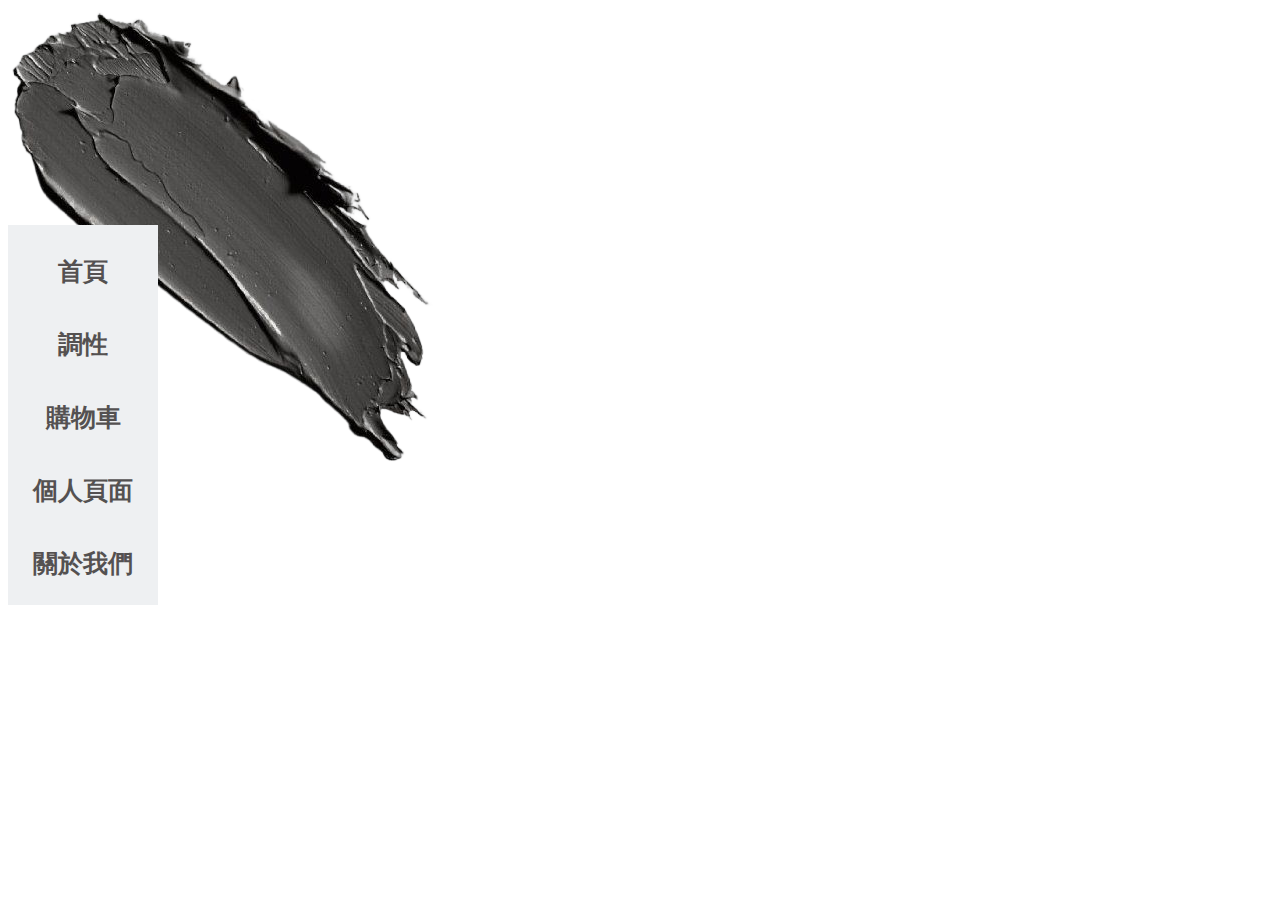
<file: page/nav.html>
<!DOCTYPE html>
<html lang="en">
<head>
    <meta charset="UTF-8">
    <meta http-equiv="X-UA-Compatible" content="IE=edge">
    <meta name="viewport" content="width=device-width, initial-scale=1.0">
    <title>Document</title>
    <style>
        @import url(../asset/css/nav.css);
    </style>
</head>
<body>
    <div class="Title">
        <div class="title">
            <img src="../asset/img/title.png" >
           
        </div>
    </div>
    <div id="Nav">
        <div id="nav">
            <div id="title">
                <a href="../page/index.html" target="_top">
                    <h1>首頁</h1>
                </a>
                <a href="../page/classification.html" target="_top">
                    <h1>調性</h1>
                </a>
                <a href="../page/shoppingcar.html" target="_top">
                    <h1>購物車</h1>
                </a>
                <a href="../page/personal.html" target="_top">
                    <h1>個人頁面</h1>
                </a>
                <a href="../page/about.html" target="_top">
                    <h1>關於我們</h1>
                </a>
                
            </div>
            
        </div>
    </div>
</body>
</html>
</file>
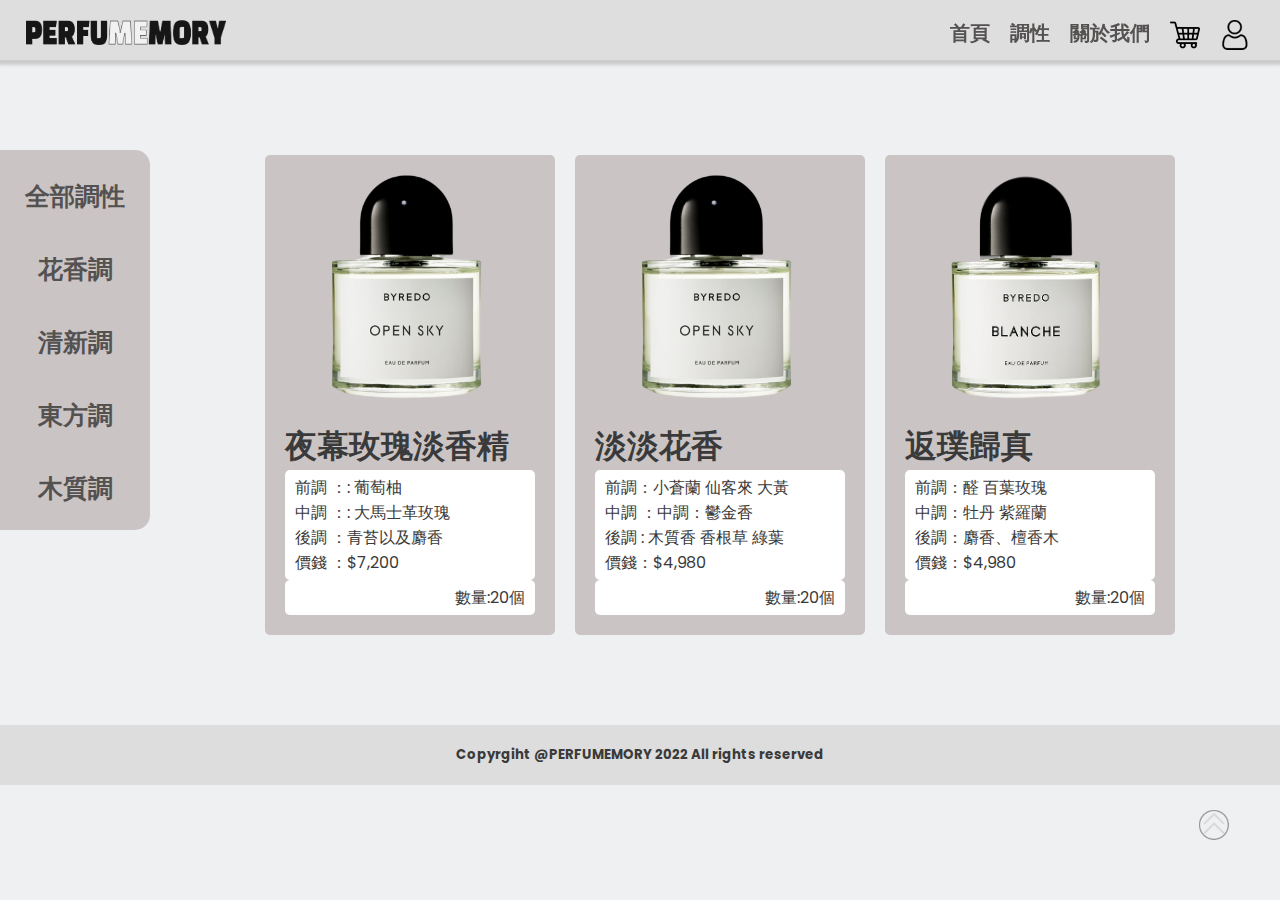
<file: page/oriental.html>
<!DOCTYPE html>
<html lang="en">
<head>
    <meta charset="UTF-8">
    <meta http-equiv="X-UA-Compatible" content="IE=edge">
    <meta name="viewport" content="width=device-width, initial-scale=1.0">
    <style>
       @import url(../asset/css/register.css);
        @import url(../asset/css/index.css);
        @import url(../asset/css/main.css);
        @import url(../asset/css/product.css);

    </style>
    <title>東方調</title>
    <link rel="shortcut icon" href="../asset/img/fragrance.png">
</head>
<body>
    <header><!-- 漢堡 -->
        <div class="PERFUMEMORY">
            <label for="burger"class="perimg"><img src="../asset/img/PERFUMEMORY.png" alt="LOGO" width="200" height="25"></label>
            <input type="checkbox" checked id="burger" class="burgerbotton">
             <div class="burgerline">
            <div id="Nav2">
                <div id="nav2">
                    <div id="title2">
                        <a href="../page/index.html" target="_top">
                            <h1>首頁</h1>
                        </a>
                        <a href="../page/product.html" target="_top">
                            <div class="dropdown">
                                <h1 class="dropbtn">調性</h1>
                                <div class="dropdown-content">
                                  <a href="../page/flora.html">花香調</a>
                                  <a href="../page/fresh.html">清新調</a>
                                  <a href="../page/oriental.html">東方調</a>
                                  <a href="../page/woody.html">木質調</a>
                                </div>
                              </div>
                        </a>
                        <a href="../page/about.html" target="_top">
                            <h1>關於我們</h1>
                        </a>
                        <a href="../page/shoppingcar.html" target="_top">
                            <h1><img src="../asset/img/shoppingcar.png" alt="購物車"></h1>
                        </a>
                        <a  target="_top" style="cursor:pointer;">
                                
                          <div class="dropdown">
                              <h1><img class="dropbtn" src="../asset/img/personal.png" alt="個人頁面"></h1>
                             
                              <div class="dropdown-content" style="font-size: smaller;">
                                  <p id="login" onclick="login()" style="cursor: pointer;">登入</p>
                                  
                                  <a href="../page/personal.html">個人頁面</a>
                                  
                                </div>
                            </div>
                      </a>
                      
                  </a>
                  <dialog id="show">
                      <div class="frame">
                          <div class="login">
                              <div class="loginh2">
                                  <h2 >Login</h2>
                              </div>
                              <div class="push">
                                  <label for="account">Account</label>
                                  <input type="text" name="" id="account">
                              </div>
                              <div class="push">
                                  <label for="password">Password</label>
                                  <input type="password" name="" id="password">
                              </div>
                              <div class="push">
                                  <button type="submit" class="btn_update"onclick="show.close()">Login</button>
                                  <button class="btn_update" onclick="show.close()">Cancel</button>
                              </div>
                              <div class="new">尚未擁有帳號 ?
                                  <p id="go_register">前往註冊</p>
                              </div>
                          </div>
                      </div>
                  </dialog>
  
                  <dialog id="userupdate" style="background-color: #c3c5c6; width: 80%; border-radius: 10px; border: 2px solid #757879ac;"  >
                      <form >
                          <div class="contain">
                              <h2 class="h2card">會員基本資料</h2>
                              
                                  <div class="info">
                                      <div class="data">
                                          <label for="account">帳號：<br></label>
                                          <input class="inputstyle"type="text" placeholder="你的帳號">
                                      </div>
                                      <div class="data">
                                          <label for="name">密碼：<br></label>
                                          <input class="inputstyle" type="password" placeholder="你的密碼">
                                      </div>
                                      <div class="data">
                                          <label for="name">姓名：<br></label>
                                          <input class="inputstyle" type="text" placeholder="Your Name">
                                      </div>
                                      <div class="data">
                                          <label for="name">電子信箱：<br></label>
                                          <input class="inputstyle" type="email" placeholder="Your E-mail">
                                      </div>
                                      <div class="data">
                                          <label for="name">生日：<br></label>
                                          <input class="inputstyle" type="date" >
                                      </div>
                                      <div class="data">
                                          <label for="name">性別： <br></label>
                                          <input  type="radio"  name="sexual" style="margin: 20px 20px 5px;">男<br>
                                              <input  type="radio"  name="sexual" style="margin: 20px 20px">女<br>
                                      </div>
                                      <div class="data">
                                          <label for="name">通訊地址：<br></label>
                                          <input class="inputstyle" type="text" placeholder="你的住址">
                                      </div>
                                      <div class="data">
                                          <label for="name">聯絡電話：<br></label>
                                          <input class="inputstyle" type="tel" placeholder="你的電話">
                                      </div>
  
                                      <div class="btndiv">
                                          <input type="submit" value="確認" class="btn_update">
                                          <input type="reset" value="取消" class="btn_update" onclick="userupdate.close()" >
                                      </div>
                                  </div>
                          </div>
                      </form>
                  </dialog>
                    </div>
                </div>
            </div>
        </div>
        <div class="gotop">
            <a href="#top">
                <img src="../asset/img/uptop.png" alt="uptop">
            </a>
        </div>

        <div id="Nav">
            <div id="nav">
                <div id="title">
                    <a href="../page/product.html" target="_top">
                        <h1>全部調性</h1>
                    </a>
                    <a href="../page/flora.html" target="_top">
                        <h1>花香調</h1>
                    </a>
                    <a href="../page/fresh.html" target="_top">
                        <h1>清新調</h1>
                    </a>
                    <a href="../page/oriental.html" target="_top">
                        <h1>東方調</h1>
                    </a>
                    <a href="../page/woody.html" target="_top">
                        <h1>木質調</h1>
                    </a>
                    
                </div>
            </div>
        </header>

        <div>heigh</div>
<main>
    <article>
      <section>
        <div style="height: 50px;"></div>
        <div class="container">
            <div class="row">
              <div class="item">
                
                  <div class="item-img">
                    <a href="../page/productdetail.html"> <input type="button" value=" VIEW DETAILS" class="item_btn"></a>
                   
                    <img src="../asset/img/天際之間.png " alt="" class="item_img">
                  </div>
                  <div class="item-title">
                    <h1>夜幕玫瑰淡香精</h5>
                  </div>
                  
 
 
 
                  <div class="item-content">
                    <p>
                      前調 ：: 葡萄柚  <br>
                      中調 ：: 大馬士革玫瑰  <br>
                      後調 ：青苔以及麝香<br> 
                      價錢 ：$7,200 <br>
                    </p>
                    <p style="text-align: right;">數量:20個</p>
                  </div>
                  
                </div>
            </div>
            <div class="row">
              <div class="item">
                  <div class="item-img">
                    <a href="../page/productdetail.html"> <input type="button" value=" VIEW DETAILS" class="item_btn"></a>
                   
                    <img src="../asset/img/天際之間.png" alt="" class="item_img">
                  </div>
                  <div class="item-title">
                    <h1>淡淡花香</h5>
                  </div>
                  <div class="item-content">
   
                    <p >
                      前調：小蒼蘭 仙客來 大黃  <br>
                      中調 ：中調：鬱金香 <br>
                      後調 : 木質香 香根草 綠葉  <br> 
                      價錢：$4,980  <br>
                    </p>
                    <p style="text-align: right;">數量:20個</p>
                  </div>
                  
                </div>
            </div>
            <div class="row">
              <div class="item">
                
                  <div class="item-img">
                    <a href="../page/productdetail.html"> <input type="button" value=" VIEW DETAILS" class="item_btn"></a>
                   
                    <img src="../asset/img/返璞歸真.png " alt="" class="item_img">
                  </div>
                  <div class="item-title">
                    <h1>返璞歸真</h5>
                  </div>
                  <div class="item-content">
                    <p>
                      前調：醛 百葉玫瑰  <br>
                      中調：牡丹 紫羅蘭 <br>
                      後調：麝香、檀香木 <br> 
                      價錢：$4,980 <br>
                    </p>
                    <p style="text-align: right;">數量:20個</p>
                  </div>
                  
                </div>
            </div>
        </div>
        </section>
    </article>
</main>
<footer>
  <div class="footerdiv">
    
      <h5 class="copyright">Copyrgiht @PERFUMEMORY 2022 All rights reserved</h5>
   
         
  </div>
</footer>
<script>
  //登入介面
  let btn=document.querySelector("#login");
  let show=document.querySelector("#show")
  
  btn.addEventListener("click", function(){
              show.showModal();
          })
  
  //註冊介面
  let register = document.querySelector("#go_register");
  let userupdate = document.querySelector("#userupdate");
  
  register.addEventListener("click",function(){
      userupdate.showModal();
  })
  
  
  
  </script>
</body>
</html>
</file>
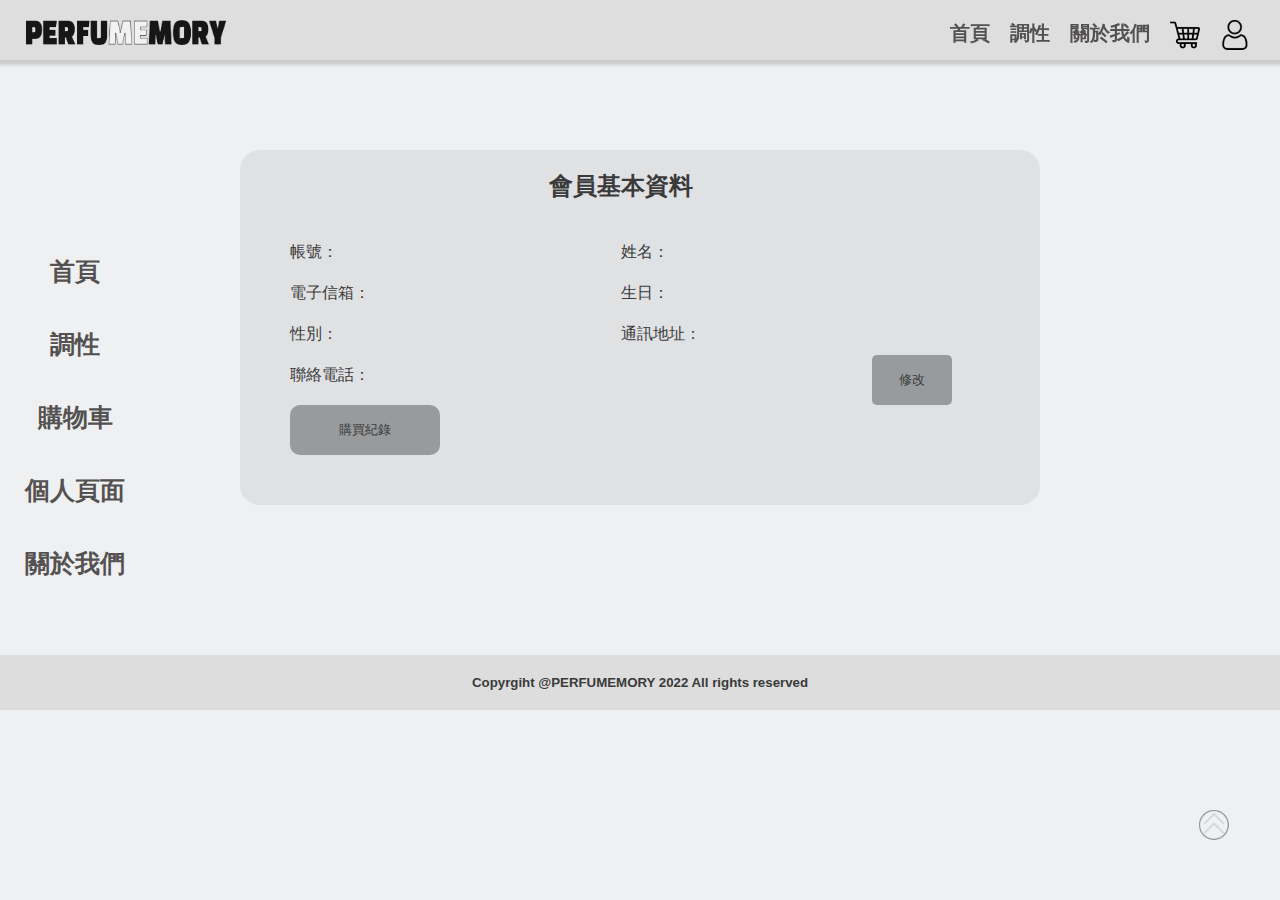
<file: page/personal.html>
<!DOCTYPE html>
<html lang="en">
<head>
    <meta charset="UTF-8">
    <meta http-equiv="X-UA-Compatible" content="IE=edge">
    <meta name="viewport" content="width=device-width, initial-scale=1.0">
    <style>
        
        @import url(../asset/css/personal.css);
        @import url(../asset/css/nav.css);
        @import url(../asset/css/main.css);
    </style>
    <title>香見恨晚</title>
    <link rel="shortcut icon" href="../asset/img/fragrance.png">
    
</head>
<body>
    
    <header><!-- 漢堡 -->
        <div class="PERFUMEMORY">
            <label for="burger" class="perimg"><img src="../asset/img/PERFUMEMORY.png" alt="LOGO" width="200" height="25"></label>
            <input type="checkbox" checked id="burger" class="burgerbotton">
             <div class="burgerline">
            <div id="Nav2">
                <div id="nav2">
                    <div id="title2">
                        <a href="../page/index.html" target="_top">
                            <h1>首頁</h1>
                        </a>
                        <a href="../page/product.html" target="_top">
                            <div class="dropdown">
                                <h1 class="dropbtn">調性</h1>
                                <div class="dropdown-content">
                                    <a href="../page/flora.html">花香調</a>
                                    <a href="../page/fresh.html">清新調</a>
                                    <a href="../page/oriental.html">東方調</a>
                                    <a href="../page/woody.html">木質調</a>
                                  </div>
                              </div>
                        </a>
                        <a href="../page/about.html" target="_top">
                            <h1>關於我們</h1>
                        </a>
                        <a href="../page/shoppingcar.html" target="_top">
                            <h1><img src="../asset/img/shoppingcar.png" alt="購物車"></h1>
                        </a>
                        <a  target="_top" style="cursor:pointer;">
                                
                            <div class="dropdown">
                                <h1><img class="dropbtn" src="../asset/img/personal.png" alt="個人頁面"></h1>
                               
                                <div class="dropdown-content" style="font-size: smaller;">
                                    <p id="login" onclick="login()" style="cursor: pointer;">登入</p>
                                    
                                    <a href="../page/personal.html">個人頁面</a>
                                    
                                  </div>
                              </div>
                        </a>
                        
                    </a>
                    <dialog id="show">
                        <div class="frame">
                            <div class="login">
                                <div class="loginh2">
                                    <h2 >Login</h2>
                                </div>
                                <div class="push">
                                    <label for="account">Account</label>
                                    <input type="text" name="" id="account">
                                </div>
                                <div class="push">
                                    <label for="password">Password</label>
                                    <input type="password" name="" id="password">
                                </div>
                                <div class="push">
                                    <button type="submit" class="btn_update"onclick="show.close()">Login</button>
                                    <button class="btn_update" onclick="show.close()">Cancel</button>
                                </div>
                                <div class="new">尚未擁有帳號 ?
                                    <p id="go_register">前往註冊</p>
                                </div>
                            </div>
                        </div>
                    </dialog>
    
                    <dialog id="userupdate" style="background-color: #c3c5c6; width: 80%; border-radius: 10px; border: 2px solid #757879ac;"  >
                        <form>
                            <div class="contain">
                                <h2 class="h2card">會員基本資料</h2>
                                
                                    <div class="info">
                                        <div class="data">
                                            <label for="account">帳號：<br></label>
                                            <input class="inputstyle"type="text" placeholder="你的帳號">
                                        </div>
                                        <div class="data">
                                            <label for="name">密碼：<br></label>
                                            <input class="inputstyle" type="password" placeholder="你的密碼">
                                        </div>
                                        <div class="data">
                                            <label for="name">姓名：<br></label>
                                            <input class="inputstyle" type="text" placeholder="Your Name">
                                        </div>
                                        <div class="data">
                                            <label for="name">電子信箱：<br></label>
                                            <input class="inputstyle" type="email" placeholder="Your E-mail">
                                        </div>
                                        <div class="data">
                                            <label for="name">生日：<br></label>
                                            <input class="inputstyle" type="date" >
                                        </div>
                                        <div class="data">
                                            <label for="name">性別： <br></label>
                                            <input  type="radio"  name="sexual" style="margin: 20px 20px 5px;">男<br>
                                                <input  type="radio"  name="sexual" style="margin: 20px 20px">女<br>
                                        </div>
                                        <div class="data">
                                            <label for="name">通訊地址：<br></label>
                                            <input class="inputstyle" type="text" placeholder="你的住址">
                                        </div>
                                        <div class="data">
                                            <label for="name">聯絡電話：<br></label>
                                            <input class="inputstyle" type="tel" placeholder="你的電話">
                                        </div>
    
                                        <div class="btndiv">
                                            <input type="submit" value="確認" class="btn_update">
                                            <input type="reset" value="取消" class="btn_update" onclick="userupdate.close()" >
                                        </div>
                                    </div>
                            </div>
                        </form>
                    </dialog>
                    </div>
                </div>
            </div>
        </div>
        <div class="gotop">
            <a href="#top">
                <img src="../asset/img/uptop.png" alt="uptop">
            </a>
        </div>

       
        </header>
    <div id="Nav">
        <div id="nav">
            <div id="title">
                <a href="../page/index.html" target="_top">
                    <h1>首頁</h1>
                </a>
                <a href="../page/product.html" target="_top">
                    <h1>調性</h1>
                </a>
                <a href="../page/shoppingcar.html" target="_top">
                    <h1>購物車</h1>
                </a>
                <a href="../page/personal.html" target="_top">
                    <h1>個人頁面</h1>
                </a>
                <a href="../page/about.html" target="_top">
                    <h1>關於我們</h1>
                </a>
                
            </div>
            
        </div>
    </div>
    <main>

        <div class="big">
            <div class="mid">
                <div class="contain">
                    <h2 class="h2card">會員基本資料</h2>
                    
                        <div class="info">
                            <div class="data">
                                <label for="account">帳號：<br></label>
                                
                            </div>
                            
                            <div class="data">
                                <label for="name">姓名：<br></label>
                                
                            </div>
                            <div class="data">
                                <label for="name">電子信箱：<br></label>
                                
                            </div>
                            <div class="data">
                                <label for="name">生日：<br></label>
                                
                            </div>
                            <div class="data">
                                <label for="name">性別：<br></label>
                                
                            </div>
                            <div class="data">
                                <label for="name">通訊地址：<br></label>
                                
                            </div>
                            <div class="data">
                                <label for="name">聯絡電話：<br></label>
                               
                            </div>

                            <div class="btndiv1">
                                <button id="update" > 修改</button>
                            </div>

                            <dialog id="userupdate" style="background-color: #c3c5c6; width: 80%; border-radius: 10px; border: 2px solid #757879ac;"  >
                                <form>
                                    <div class="contain">
                                        <h2 class="h2card">會員基本資料</h2>
                                        
                                            <div class="info">
                                                <div class="data">
                                                    <label for="account">帳號：<br></label>
                                                    <input class="inputstyle"type="text" placeholder="你的帳號">
                                                </div>
                                                <div class="data">
                                                    <label for="name">密碼：<br></label>
                                                    <input class="inputstyle" type="password" placeholder="你的密碼">
                                                </div>
                                                <div class="data">
                                                    <label for="name">姓名：<br></label>
                                                    <input class="inputstyle" type="text" placeholder="Your Name">
                                                </div>
                                                <div class="data">
                                                    <label for="name">電子信箱：<br></label>
                                                    <input class="inputstyle" type="email" placeholder="Your E-mail">
                                                </div>
                                                <div class="data">
                                                    <label for="name">生日：<br></label>
                                                    
                                                </div>
                                                <div class="data">
                                                    <label for="name">性別： 女<br></label>
                                                    
                                                </div>
                                                <div class="data">
                                                    <label for="name">通訊地址：<br></label>
                                                    <input class="inputstyle" type="text" placeholder="你的住址">
                                                </div>
                                                <div class="data">
                                                    <label for="name">聯絡電話：<br></label>
                                                    <input class="inputstyle" type="tel" placeholder="你的電話">
                                                </div>

                                                <div class="btndiv">
                                                    <input type="submit" value="確認" class="btn_update">
                                                    <input type="reset" value="取消" class="btn_update" onclick="userupdate.close()" >
                                                </div>
                                            </div>
                                    </div>
                                </form>
                            </dialog>

                            <div class="userbottom">
                                <div class="pointdiv">
                                    <div class="pointmid">
                                        
                                        <button id="poitnbtn">購買紀錄</button>
                                    </div>
                                </div>
                                <dialog id="pointhistory">
                                    <div class="bigpoint">
                                        <div class="midpoint">
                                            <h2 style="text-align: center; margin-bottom: 0px;">購買紀錄</h2>
                                            <button id="close" onclick="pointhistory.close()" >X</button>
                                            <div class="pointcontent">
                                                <p>2022 / 12 / 18<br>
                                                    16 : 41 <br>
                                                    商品 :  <br>
                                                    
                            
                                                </p>
                                                
                                            </div>
                                            <div class="pointcontent">
                                                <p>2022 / 12 / 18<br>
                                                    16 : 41 <br>
                                                    商品 :  <br>
                                                    
                            
                                                </p>
                                                
                                            </div>
                                            <div class="pointcontent">
                                                <p>2022 / 12 / 18<br>
                                                    16 : 41 <br>
                                                    商品 :  <br>
                                                    
                            
                                                </p>
                                                
                                            </div>
                                            <div class="pointcontent">
                                                <p>2022 / 12 / 18<br>
                                                    16 : 41 <br>
                                                    商品 :  <br>
                                                    
                            
                                                </p>
                                                
                                            </div>
                                            
                                        </div>
                                    </div>
                                    
                                </dialog>
                            
                                
                            </div>
             
                           

                                
                            
                        </div>
                    
                </div>
            </div>
        </div>
    </main>
    <footer style="position:relative; bottom:-250px">
        <div class="footerdiv">
        
            <h5 class="copyright">Copyrgiht @PERFUMEMORY 2022 All rights reserved</h5>
           
               
        </div>
    </footer>
    

    <script>
        
        
        let btn = document.querySelector("#poitnbtn")
        let btn2 = document.querySelector("#update")

        let pointhistory = document.querySelector("#pointhistory")
        let userupdate = document.querySelector("#userupdate")

        btn.addEventListener("click",function(){
            pointhistory.showModal();
        })
        btn2.addEventListener("click",function(){
            userupdate.showModal();
        })

        let btn3=document.querySelector("#login");
        let show=document.querySelector("#show")
        
        btn3.addEventListener("click", function(){
                    show.showModal();
                })
        
        //註冊介面
        let register = document.querySelector("#go_register");
        
        register.addEventListener("click",function(){
            userupdate.showModal();
        })
            
    </script>


    
</body>
</html>
</file>
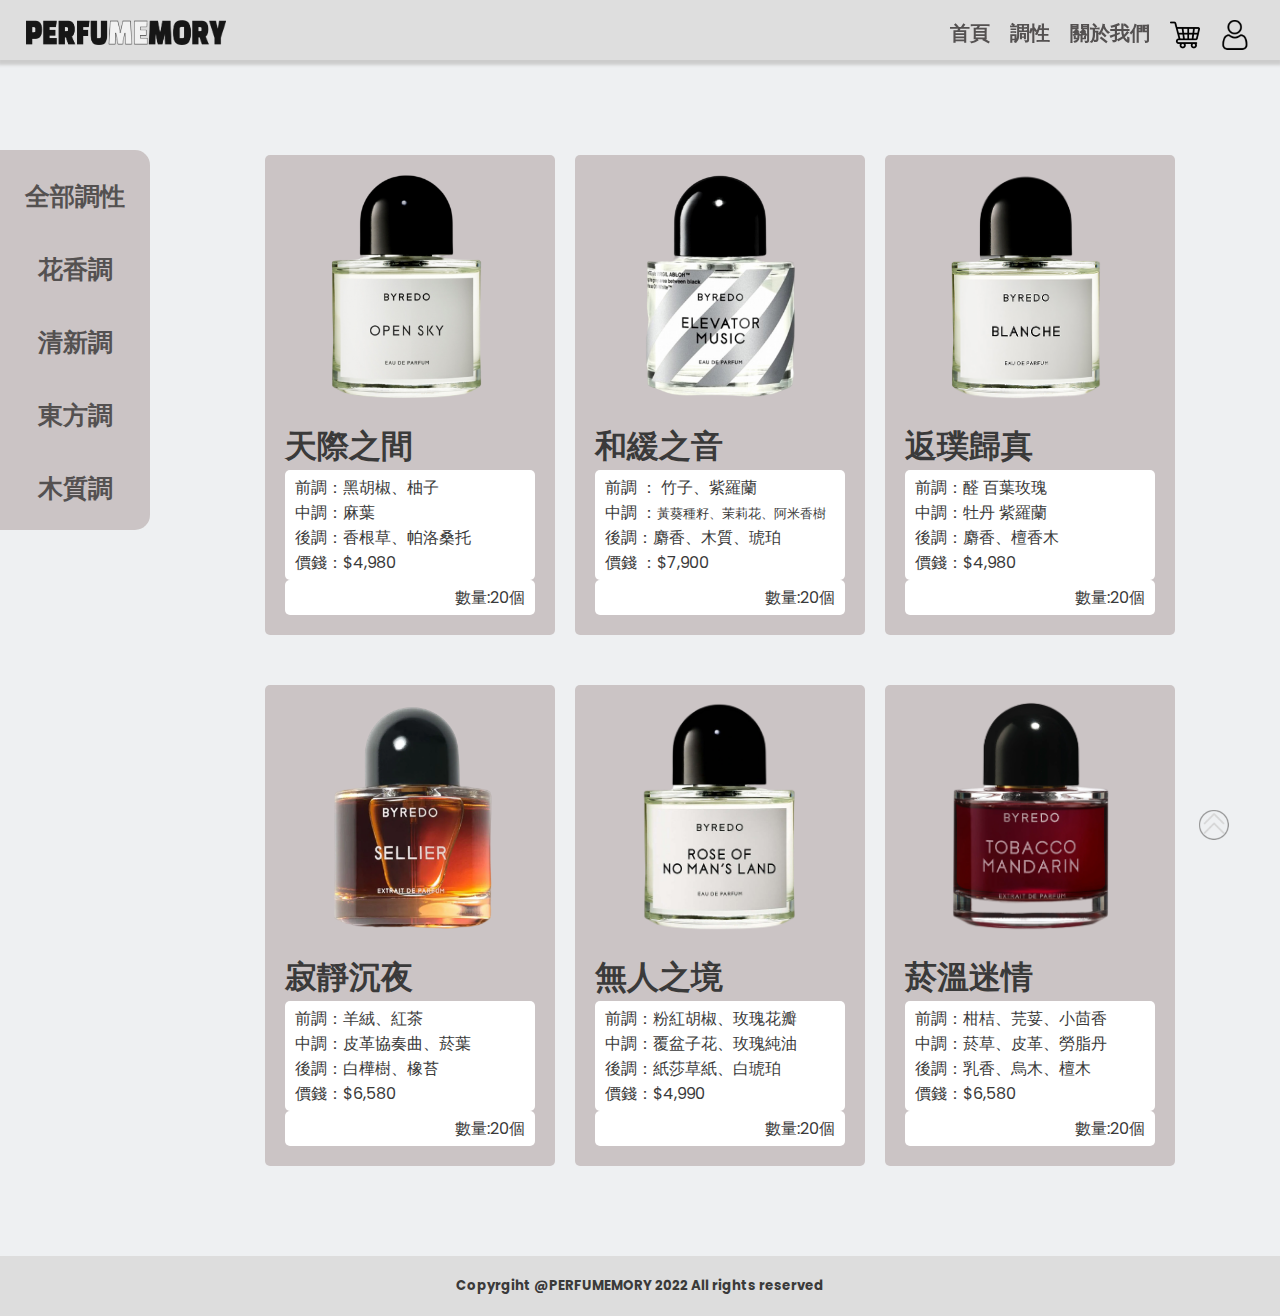
<file: page/product.html>
<!DOCTYPE html>
<html lang="en">
<head>
    <meta charset="UTF-8">
    <meta http-equiv="X-UA-Compatible" content="IE=edge">
    <meta name="viewport" content="width=device-width, initial-scale=1.0">
    <style>
       @import url(../asset/css/register.css);
        @import url(../asset/css/index.css);
        @import url(../asset/css/main.css);
        @import url(../asset/css/product.css);

    </style>
    <title>全部調性</title>
    <link rel="shortcut icon" href="../asset/img/fragrance.png">
</head>
<body>
    <header><!-- 漢堡 -->
        <div class="PERFUMEMORY">
            <label for="burger"class="perimg"><img src="../asset/img/PERFUMEMORY.png" alt="LOGO" width="200" height="25"></label>
            <input type="checkbox" checked id="burger" class="burgerbotton">
             <div class="burgerline">
            <div id="Nav2">
                <div id="nav2">
                    <div id="title2">
                        <a href="../page/index.html" target="_top">
                            <h1>首頁</h1>
                        </a>
                        <a href="../page/product.html" target="_top">
                            <div class="dropdown">
                                <h1 class="dropbtn">調性</h1>
                                <div class="dropdown-content">
                                  <a href="../page/flora.html">花香調</a>
                                  <a href="../page/fresh.html">清新調</a>
                                  <a href="../page/oriental.html">東方調</a>
                                  <a href="../page/woody.html">木質調</a>
                                </div>
                              </div>
                        </a>
                        <a href="../page/about.html" target="_top">
                            <h1>關於我們</h1>
                        </a>
                        <a href="../page/shoppingcar.html" target="_top">
                            <h1><img src="../asset/img/shoppingcar.png" alt="購物車"></h1>
                        </a>
                        <a  target="_top" style="cursor:pointer;">
                                
                          <div class="dropdown">
                              <h1><img class="dropbtn" src="../asset/img/personal.png" alt="個人頁面"></h1>
                             
                              <div class="dropdown-content" style="font-size: smaller;">
                                  <p id="login" onclick="login()" style="cursor: pointer;">登入</p>
                                  
                                  <a href="../page/personal.html">個人頁面</a>
                                  
                                </div>
                            </div>
                      </a>
                      
                  </a>
                  <dialog id="show">
                      <div class="frame">
                          <div class="login">
                              <div class="loginh2">
                                  <h2 >Login</h2>
                              </div>
                              <div class="push">
                                  <label for="account">Account</label>
                                  <input type="text" name="" id="account">
                              </div>
                              <div class="push">
                                  <label for="password">Password</label>
                                  <input type="password" name="" id="password">
                              </div>
                              <div class="push">
                                  <button type="submit" class="btn_update"onclick="show.close()">Login</button>
                                  <button class="btn_update" onclick="show.close()">Cancel</button>
                              </div>
                              <div class="new">尚未擁有帳號 ?
                                  <p id="go_register">前往註冊</p>
                              </div>
                          </div>
                      </div>
                  </dialog>
  
                  <dialog id="userupdate" style="background-color: #c3c5c6; width: 80%; border-radius: 10px; border: 2px solid #757879ac;"  >
                      <form >
                          <div class="contain">
                              <h2 class="h2card">會員基本資料</h2>
                              
                                  <div class="info">
                                      <div class="data">
                                          <label for="account">帳號：<br></label>
                                          <input class="inputstyle"type="text" placeholder="你的帳號">
                                      </div>
                                      <div class="data">
                                          <label for="name">密碼：<br></label>
                                          <input class="inputstyle" type="password" placeholder="你的密碼">
                                      </div>
                                      <div class="data">
                                          <label for="name">姓名：<br></label>
                                          <input class="inputstyle" type="text" placeholder="Your Name">
                                      </div>
                                      <div class="data">
                                          <label for="name">電子信箱：<br></label>
                                          <input class="inputstyle" type="email" placeholder="Your E-mail">
                                      </div>
                                      <div class="data">
                                          <label for="name">生日：<br></label>
                                          <input class="inputstyle" type="date" >
                                      </div>
                                      <div class="data">
                                          <label for="name">性別： <br></label>
                                          <input  type="radio"  name="sexual" style="margin: 20px 20px 5px;">男<br>
                                              <input  type="radio"  name="sexual" style="margin: 20px 20px">女<br>
                                      </div>
                                      <div class="data">
                                          <label for="name">通訊地址：<br></label>
                                          <input class="inputstyle" type="text" placeholder="你的住址">
                                      </div>
                                      <div class="data">
                                          <label for="name">聯絡電話：<br></label>
                                          <input class="inputstyle" type="tel" placeholder="你的電話">
                                      </div>
  
                                      <div class="btndiv">
                                          <input type="submit" value="確認" class="btn_update">
                                          <input type="reset" value="取消" class="btn_update" onclick="userupdate.close()" >
                                      </div>
                                  </div>
                          </div>
                      </form>
                  </dialog>
                    </div>
                </div>
            </div>
        </div>
        <div class="gotop">
            <a href="#top">
                <img src="../asset/img/uptop.png" alt="uptop">
            </a>
        </div>

        <div id="Nav">
            <div id="nav">
                <div id="title">
                    <a href="../page/product.html" target="_top">
                        <h1>全部調性</h1>
                    </a>
                    <a href="../page/flora.html" target="_top">
                        <h1>花香調</h1>
                    </a>
                    <a href="../page/fresh.html" target="_top">
                        <h1>清新調</h1>
                    </a>
                    <a href="../page/oriental.html" target="_top">
                        <h1>東方調</h1>
                    </a>
                    <a href="../page/woody.html" target="_top">
                        <h1>木質調</h1>
                    </a>
                    
                </div>
            </div>
        </header>

        <div>heigh</div>
<main>
    <article>
        <section>
            <div style="height: 50px;"></div>
            <div class="container">
                <div class="row">
                  <div class="item">
                    
                      <div class="item-img">
                        <a href="../page/productdetail.html"> <input type="button" value=" VIEW DETAILS" class="item_btn"></a>
                       
                        <img src="../asset/img/天際之間.png " alt="" class="item_img">
                      </div>
                      <div class="item-title">
                        <h1>天際之間</h5>
                      </div>
                      <div class="item-content">
                        <p>
                          前調：黑胡椒、柚子 <br>
                          中調：麻葉 <br>
                          後調：香根草、帕洛桑托<br> 
                          價錢：$4,980 <br>
                        </p>
                        <p style="text-align: right;">數量:20個</p>
                      </div>
                      
                    </div>
                </div>
                <div class="row">
                  <div class="item">
                    
                      <div class="item-img">
                        <a href="../page/productdetail copy.html"> <input type="button" value=" VIEW DETAILS" class="item_btn"></a>
                       
                        <img src=" ../asset/img/和緩之音.png" alt="" class="item_img">
                      </div>
                      <div class="item-title">
                        <h1>和緩之音</h5>
                      </div>
                      <div class="item-content">
                         



	     
                        <p >
                          前調 ： 竹子、紫羅蘭 <br>
                          中調 ：<span  style="font-size: 13px;">黃葵種籽、茉莉花、阿米香樹</span>  <br>
                          後調：麝香、木質、琥珀 <br> 
                          價錢 ：$7,900 <br>
                        </p>
                        <p style="text-align: right;">數量:20個</p>
                      </div>
                      
                    </div>
                </div>
                <div class="row">
                  <div class="item">
                    
                      <div class="item-img">
                        <a href="../page/productdetail.html"> <input type="button" value=" VIEW DETAILS" class="item_btn"></a>
                       
                        <img src="../asset/img/返璞歸真.png " alt="" class="item_img">
                      </div>
                      <div class="item-title">
                        <h1>返璞歸真</h5>
                      </div>
                      <div class="item-content">
                        <p>
                          前調：醛 百葉玫瑰  <br>
                          中調：牡丹 紫羅蘭 <br>
                          後調：麝香、檀香木 <br> 
                          價錢：$4,980 <br>
                        </p>
                        <p style="text-align: right;">數量:20個</p>
                      </div>
                      
                    </div>
                </div>
            </div>
            </section>
            <section>
                <div style="height: 50px;"></div>
                <div class="container">
                  <div class="row">
                    <div class="item">
                      
                        <div class="item-img">
                          <a href="../page/productdetail.html"> <input type="button" value=" VIEW DETAILS" class="item_btn"></a>
                         
                          <img src="../asset/img/寂靜沉夜.png" alt="" class="item_img">
                        </div>
                        <div class="item-title">
                          <h1>寂靜沉夜</h5>
                        </div>
                        <div class="item-content">
                          <p>
                            前調：羊絨、紅茶  <br>
                            中調：皮革協奏曲、菸葉  <br>
                            後調：白樺樹、橡苔 <br> 
                            價錢：$6,580 <br>
                          </p>
                          <p style="text-align: right;">數量:20個</p>
                        </div>
                        
                      </div>
                  </div>
                  <div class="row">
                    <div class="item">
                      
                        <div class="item-img">
                          <a href="../page/productdetail.html"> <input type="button" value=" VIEW DETAILS" class="item_btn"></a>
                         
                          <img src="../asset/img/無人之境.png" alt="" class="item_img">
                        </div>
                        <div class="item-title">
                          <h1>無人之境</h5>
                        </div>
                        <div class="item-content">
                          <p>
                            前調：粉紅胡椒、玫瑰花瓣 <br>
                            中調：覆盆子花、玫瑰純油 <br>
                            後調：紙莎草紙、白琥珀<br> 
                            價錢：$4,990 <br>
                          </p>
                          <p style="text-align: right;">數量:20個</p>
                        </div>
                        
                      </div>
                  </div>
                  <div class="row">
                    <div class="item">
                      
                        <div class="item-img">
                          <a href="../page/productdetail.html"> <input type="button" value=" VIEW DETAILS" class="item_btn"></a>
                         
                          <img src=" ../asset/img/菸溫迷情.png" alt="" class="item_img">
                        </div>
                        <div class="item-title">
                          <h1>菸溫迷情</h5>
                        </div>
                        <div class="item-content">
                          <p>
                            前調：柑桔、芫荽、小茴香 <br>
                            中調：菸草、皮革、勞脂丹<br>
                            後調：乳香、烏木、檀木 <br> 
                            價錢：$6,580 <br>
                          </p>
                          <p style="text-align: right;">數量:20個</p>
                        </div>
                        
                      </div>
                  </div>
                </div>
                </section>
           
    </article>
</main>
<footer>
  <div class="footerdiv">
   
      <h5 class="copyright">Copyrgiht @PERFUMEMORY 2022 All rights reserved</h5>
    
         
  </div>
</footer>
<script>
  //登入介面
  let btn=document.querySelector("#login");
  let show=document.querySelector("#show")
  
  btn.addEventListener("click", function(){
              show.showModal();
          })
  
  //註冊介面
  let register = document.querySelector("#go_register");
  let userupdate = document.querySelector("#userupdate");
  
  register.addEventListener("click",function(){
      userupdate.showModal();
  })
  
  
  
  </script>
</body>
</html>
</file>
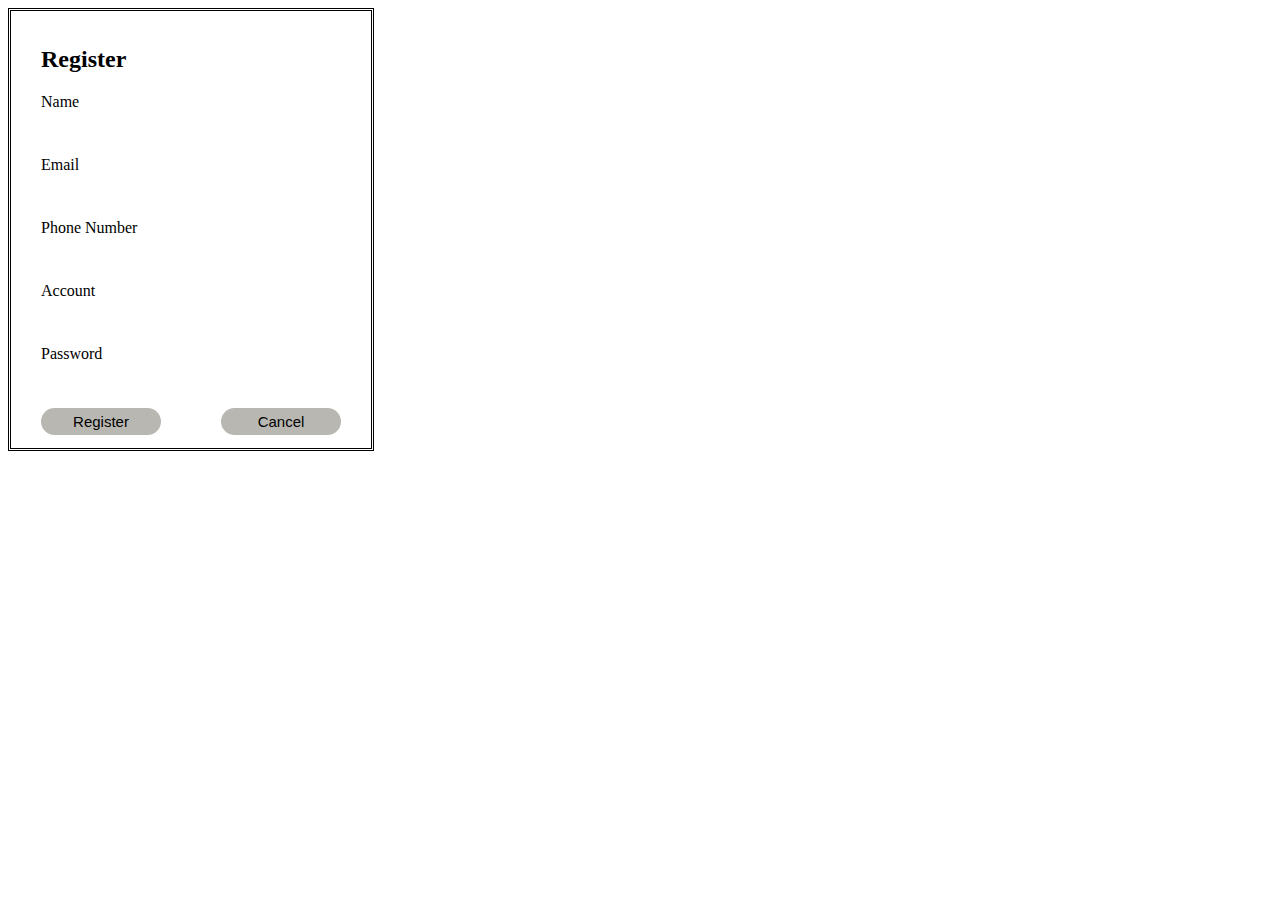
<file: page/register.html>
<!DOCTYPE html>
<html lang="en">
<head>
    <meta charset="UTF-8">
    <meta http-equiv="X-UA-Compatible" content="IE=edge">
    <meta name="viewport" content="width=device-width, initial-scale=1.0">
    <title>Document</title>
</head>
<link rel="stylesheet" href="../asset/css/register.css"></link>
<body>
    <div class="frame">
        <div class="register">
            <h2>Register</h2>
            <div class="item">
                <label for="name">Name</label>
                <input type="text" name="" id="name">
            </div>
            <div class="item">
                <label for="email">Email</label>
                <input type="email" name="" id="email">
            </div>
            <div class="item">
                <label for="phone">Phone Number</label>
                <input type="text" name="" id="phone">
            </div>
            <div class="item">
                <label for="account">Account</label>
                <input type="text" name="" id="account">
            </div>
            <div class="item">
                <label for="password">Password</label>
                <input type="text" name="" id="password">
            </div>
            <div class="push">
                <button type="submit" class="button">Register</button>
                <button class="button">Cancel</button>
            </div>
        </div>
    </div>
</body>
</html>
</file>
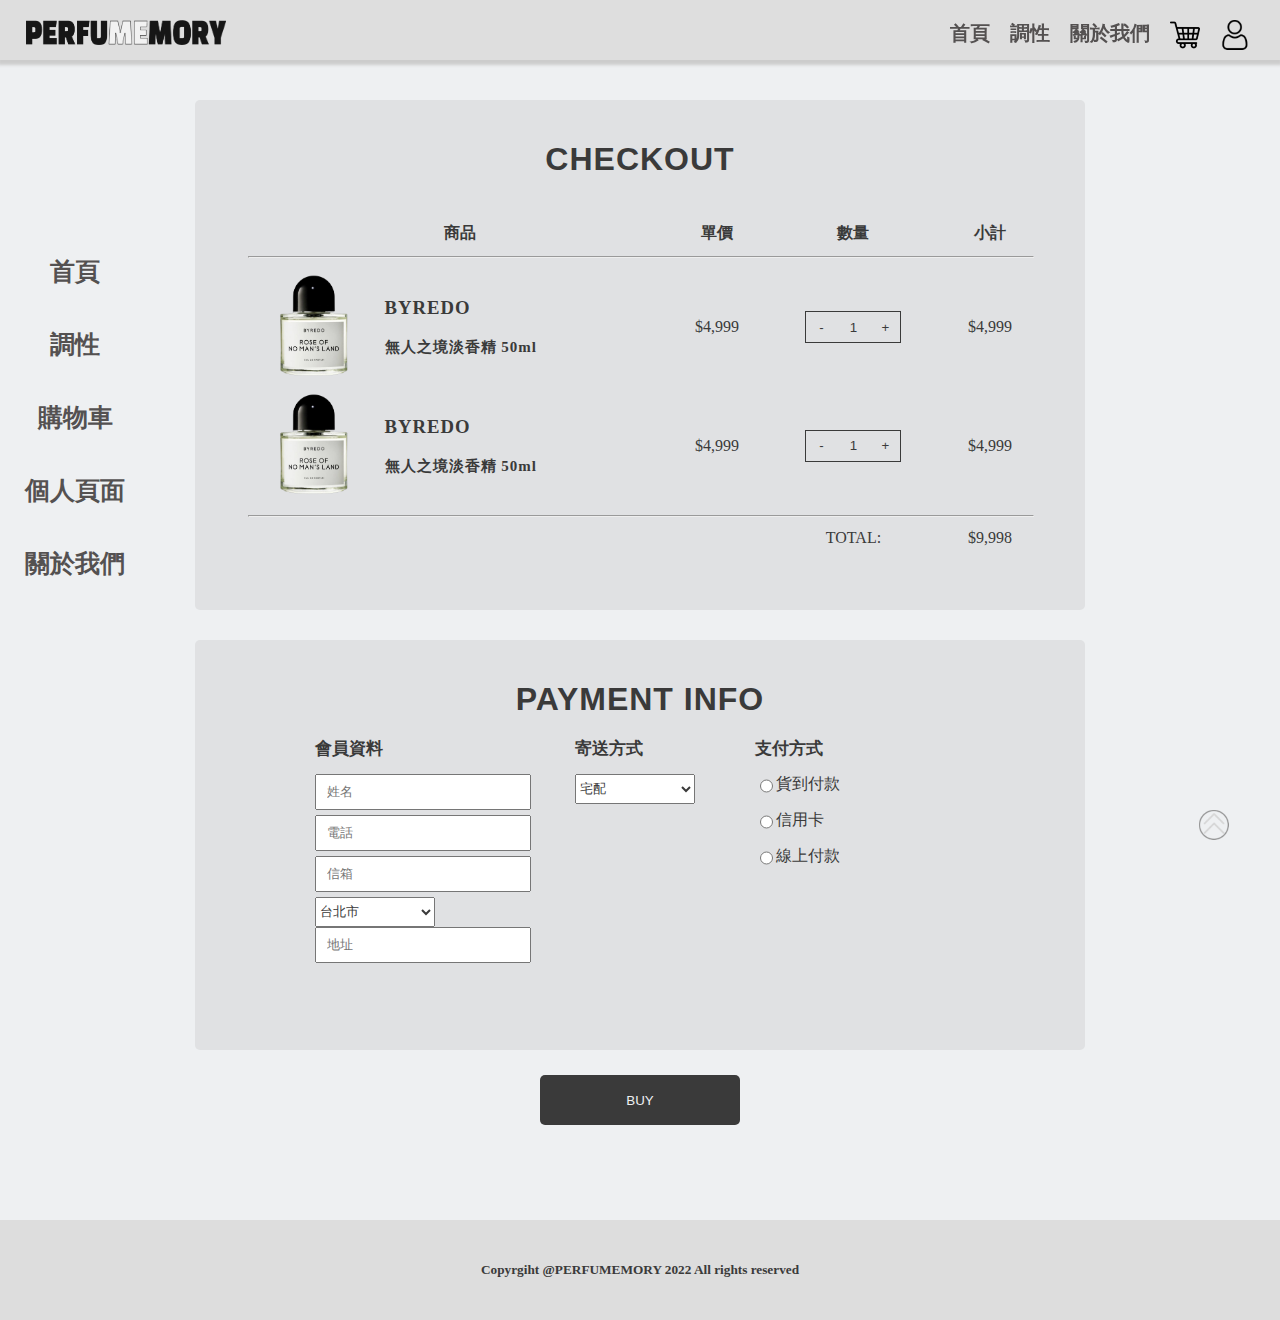
<file: page/shoppingcar.html>
<!DOCTYPE html>
<html lang="en">
<head>
    <meta charset="UTF-8">
    <meta http-equiv="X-UA-Compatible" content="IE=edge">
    <meta name="viewport" content="width=device-width, initial-scale=1.0">
    <style>

        @import url(../asset/css/shoppingcar.css);
        @import url(../asset/css/nav.css);
        @import url(../asset/css/main.css);
    </style>
     <title>香見恨晚</title>
     <link rel="shortcut icon" href="../asset/img/fragrance.png">

</head>

<body>

    <header><!-- 漢堡 -->
        <div class="PERFUMEMORY">
            <label for="burger"class="perimg"><img src="../asset/img/PERFUMEMORY.png" alt="LOGO" width="200" height="25"></label>
            <input type="checkbox" checked id="burger" class="burgerbotton">
             <div class="burgerline">
            <div id="Nav2">
                <div id="nav2">
                    <div id="title2">
                        <a href="../page/index.html" target="_top">
                            <h1>首頁</h1>
                        </a>
                        <a href="../page/product.html" target="_top">
                            <div class="dropdown">
                                <h1 class="dropbtn">調性</h1>
                                <div class="dropdown-content">
                                    <a href="../page/flora.html">花香調</a>
                                    <a href="../page/fresh.html">清新調</a>
                                    <a href="../page/oriental.html">東方調</a>
                                    <a href="../page/woody.html">木質調</a>
                                  </div>
                              </div>
                        </a>
                        <a href="../page/about.html" target="_top">
                            <h1>關於我們</h1>
                        </a>
                        <a href="../page/shoppingcar.html" target="_top">
                            <h1><img src="../asset/img/shoppingcar.png" alt="購物車"></h1>
                        </a>
                        <a  target="_top" style="cursor:pointer;">
                                
                            <div class="dropdown">
                                <h1><img class="dropbtn" src="../asset/img/personal.png" alt="個人頁面"></h1>
                               
                                <div class="dropdown-content" style="font-size: smaller;">
                                    <p id="login" onclick="login()" style="cursor: pointer;">登入</p>
                                    
                                    <a href="../page/personal.html">個人頁面</a>
                                    
                                  </div>
                              </div>
                        </a>
                        
                    </a>
                    <dialog id="show">
                        <div class="frame">
                            <div class="login">
                                <div class="loginh2">
                                    <h2 >Login</h2>
                                </div>
                                <div class="push">
                                    <label for="account">Account</label>
                                    <input type="text" name="" id="account">
                                </div>
                                <div class="push">
                                    <label for="password">Password</label>
                                    <input type="password" name="" id="password">
                                </div>
                                <div class="push">
                                    <button type="submit" class="btn_update"onclick="show.close()">Login</button>
                                    <button class="btn_update" onclick="show.close()">Cancel</button>
                                </div>
                                <div class="new">尚未擁有帳號 ?
                                    <p id="go_register">前往註冊</p>
                                </div>
                            </div>
                        </div>
                    </dialog>
    
                    <dialog id="userupdate" style="background-color: #c3c5c6; width: 80%; border-radius: 10px; border: 2px solid #757879ac;"  >
                        <form >
                            <div class="contain">
                                <h2 class="h2card">會員基本資料</h2>
                                
                                    <div class="info">
                                        <div class="data">
                                            <label for="account">帳號：<br></label>
                                            <input class="inputstyle"type="text" placeholder="你的帳號">
                                        </div>
                                        <div class="data">
                                            <label for="name">密碼：<br></label>
                                            <input class="inputstyle" type="password" placeholder="你的密碼">
                                        </div>
                                        <div class="data">
                                            <label for="name">姓名：<br></label>
                                            <input class="inputstyle" type="text" placeholder="Your Name">
                                        </div>
                                        <div class="data">
                                            <label for="name">電子信箱：<br></label>
                                            <input class="inputstyle" type="email" placeholder="Your E-mail">
                                        </div>
                                        <div class="data">
                                            <label for="name">生日：<br></label>
                                            <input class="inputstyle" type="date" >
                                        </div>
                                        <div class="data">
                                            <label for="name">性別： <br></label>
                                            <input  type="radio"  name="sexual" style="margin: 20px 20px 5px;">男<br>
                                                <input  type="radio"  name="sexual" style="margin: 20px 20px">女<br>
                                        </div>
                                        <div class="data">
                                            <label for="name">通訊地址：<br></label>
                                            <input class="inputstyle" type="text" placeholder="你的住址">
                                        </div>
                                        <div class="data">
                                            <label for="name">聯絡電話：<br></label>
                                            <input class="inputstyle" type="tel" placeholder="你的電話">
                                        </div>
    
                                        <div class="btndiv">
                                            <input type="submit" value="確認" class="btn_update">
                                            <input type="reset" value="取消" class="btn_update" onclick="userupdate.close()" >
                                        </div>
                                    </div>
                            </div>
                        </form>
                    </dialog>
                    </div>
                </div>
            </div>
        </div>
        <div class="gotop">
            <a href="#top">
                <img src="../asset/img/uptop.png" alt="uptop">
            </a>
        </div>

       
        </header>
    <div id="Nav">
        <div id="nav">
            <div id="title">
                <a href="../page/index.html" target="_top">
                    <h1>首頁</h1>
                </a>
                <a href="../page/product.html" target="_top">
                    <h1>調性</h1>
                </a>
                <a href="../page/shoppingcar.html" target="_top">
                    <h1>購物車</h1>
                </a>
                <a href="../page/personal.html" target="_top">
                    <h1>個人頁面</h1>
                </a>
                <a href="../page/about.html" target="_top">
                    <h1>關於我們</h1>
                </a>
                
            </div>
            
        </div>
    </div>
    
    
    <section>
        <div class="Big">
            <!--確認商品-->
            <div class="Shopcart">
                <h1 >CHECKOUT</h1>
                <div class="shopcart">
                    <table>
                        <tr class="cart-title">
                            <th colspan="2" >商品</th>
                            <th>單價</th>
                            <th>數量</th>
                            <th>小計</th>
            
                        </tr>
                        <tr>
                            <td colspan="5"><hr style="width: 100%;"></td>
            
                        </tr>
            
                        <tr>
                            <td class="cart-img"><img src="../asset/img/BYREDO1.png" alt=""></td>
                            <td class="cart-text"><h3 style="text-align: left;">BYREDO<h3><p style="font-size: 15px; text-align: left;">無人之境淡香精 50ml</p></td>
                            <td>$4,999</td>
                            <td><div class="big_btn_cart">
                                <div class="btn_cart">
                                    <input type="button" id="down" value="-">
                                    <input type="text" id="num" value="1">
                                    <input type="button" id="up" value="+">
                                </div>
                            </div></td>
                            <td>$4,999</td>
            
                        </tr>
            
                        <tr>
                            <td class="cart-img"><img src="../asset/img/BYREDO1.png" alt=""></td>
                            <td class="cart-text"><h3 style="text-align: left;">BYREDO<h3><p style="font-size: 15px; text-align: left;">無人之境淡香精 50ml</p></td>
                            <td>$4,999</td>
                            <td><div class="big_btn_cart">
                                <div class="btn_cart">
                                    <input type="button" id="Down" value="-">
                                    <input type="text" id="Num" value="1">
                                    <input type="button" id="Up" value="+" >
                                </div>
                            </div></td>
                            <td>$4,999</td>
                        </tr>
                        <tr>
                            <td colspan="5"><hr style="width: 100%;"></td>
            
                        </tr>
                        <tr>
                            <td colspan="3"></td>
                            <td>TOTAL:</td>
                            <td>$9,998</td>
                        </tr>
            
                    </table>
            
                </div>
            </div>
            <!--會員資料 & 寄送方式-->
            <form action="">
                <div class="Sent">
                    <h1 >PAYMENT INFO</h1>
                    <div class="sent">
                        <div class="info1">
                            <h2>會員資料</h2>
                            <input type="text" name="name" placeholder="姓名">
                            <input type="tel" name="tel" placeholder="電話">
                            <input type="email" name="mail" placeholder="信箱">
                            <select name="address" size="1" id="city" style="cursor: pointer;">
                                <option value="city"> 台北市</option>
                                <option value="city"> 新北市</option>
                                <option value="city"> 高雄市</option>
                                <option value="city"> 臺中市</option>
                                <option value="city"> 桃園市</option>
                                <option value="city"> 臺南市</option>
                                <option value="city"> 彰化縣</option>
                                <option value="city"> 屏東縣</option>
                                <option value="city"> 雲林縣</option>
                                <option value="city"> 新竹縣</option>
                                <option value="city"> 苗栗縣</option>
                                <option value="city"> 嘉義縣</option>
                                <option value="city"> 南投縣</option>
                                <option value="city"> 新竹市</option>
                                <option value="city"> 宜蘭縣</option>
                                <option value="city"> 基隆市</option>
                                <option value="city"> 花蓮縣</option>
                                <option value="city"> 嘉義市</option>
                                <option value="city"> 臺東縣</option>
                                <option value="city"> 金門縣</option>
                                <option value="city"> 澎湖縣</option>
                                <option value="city"> 連江縣</option>
                            </select>
                            <input type="text" name="address" placeholder="地址">
                        </div>
                        <div class="Way">
                            <div class="way">
                                <h2>寄送方式</h2>
                                <select name="way" id="way" style="cursor: pointer;">
                                    <option value="way">宅配</option>
                                    <option value="way">7-11</option>
                                    <option value="way">全家</option>
            
                                </select>
                            </div>
                        </div>
                        <div class="Pay">
                            <div class="pay">
                                <h2>支付方式</h2>
                                <div class="paycontent">
                                    <div class="payradio"><input type="radio" name="pay" > 貨到付款</div>
                                    <div class="payradio"><input type="radio" name="pay" > 信用卡</div>
                                    <div class="payradio"><input type="radio" name="pay" > 線上付款</div>
                                </div>
            
                            </div>
                        </div>
                    </div>
            
                </div>

               <div class="btn_buy">
                    <input type="button" value="BUY" onclick="confirmalert()">
               </div>
        </div>
        </form>
        
    </section>

    


    <footer>
        <div class="footerdiv">
         
            <h5 class="copyright">Copyrgiht @PERFUMEMORY 2022 All rights reserved</h5>
           
               
        </div>
    </footer>
<script>

  var Add = document.getElementById("up")
  var Reduce = document.getElementById("down")
  var num = document.getElementById("num")

  Add.onclick = function(){
    num.value = parseInt(num.value)+1;
  }

  Reduce.onclick = function(){
    if(num.value <= 0){
        num.value = 0;
    }else{
        num.value = parseInt(num.value)-1;
    }
  }

  var add = document.getElementById("Up")
  var reduce = document.getElementById("Down")
  var Num = document.getElementById("Num")

  add.onclick = function(){
    Num.value = parseInt(Num.value)+1;
  }

  reduce.onclick = function(){
    if(Num.value <= 0){
        Num.value = 0;
    }else{
        Num.value = parseInt(Num.value)-1;
    }
  }


    function confirmalert(){
        var yes = confirm('是否已確認訂單無誤 ?')

        if(yes){
            alert('購買成功 ! ')
        }else{
            alert('您已按取消，請重新下單。')
        }
    }

    let btn=document.querySelector("#login");
  let show=document.querySelector("#show")
  
  btn.addEventListener("click", function(){
              show.showModal();
          })
  
  //註冊介面
  let register = document.querySelector("#go_register");
  let userupdate = document.querySelector("#userupdate");
  
  register.addEventListener("click",function(){
      userupdate.showModal();
  })
  
</script>
    
</body>
</html>
</file>
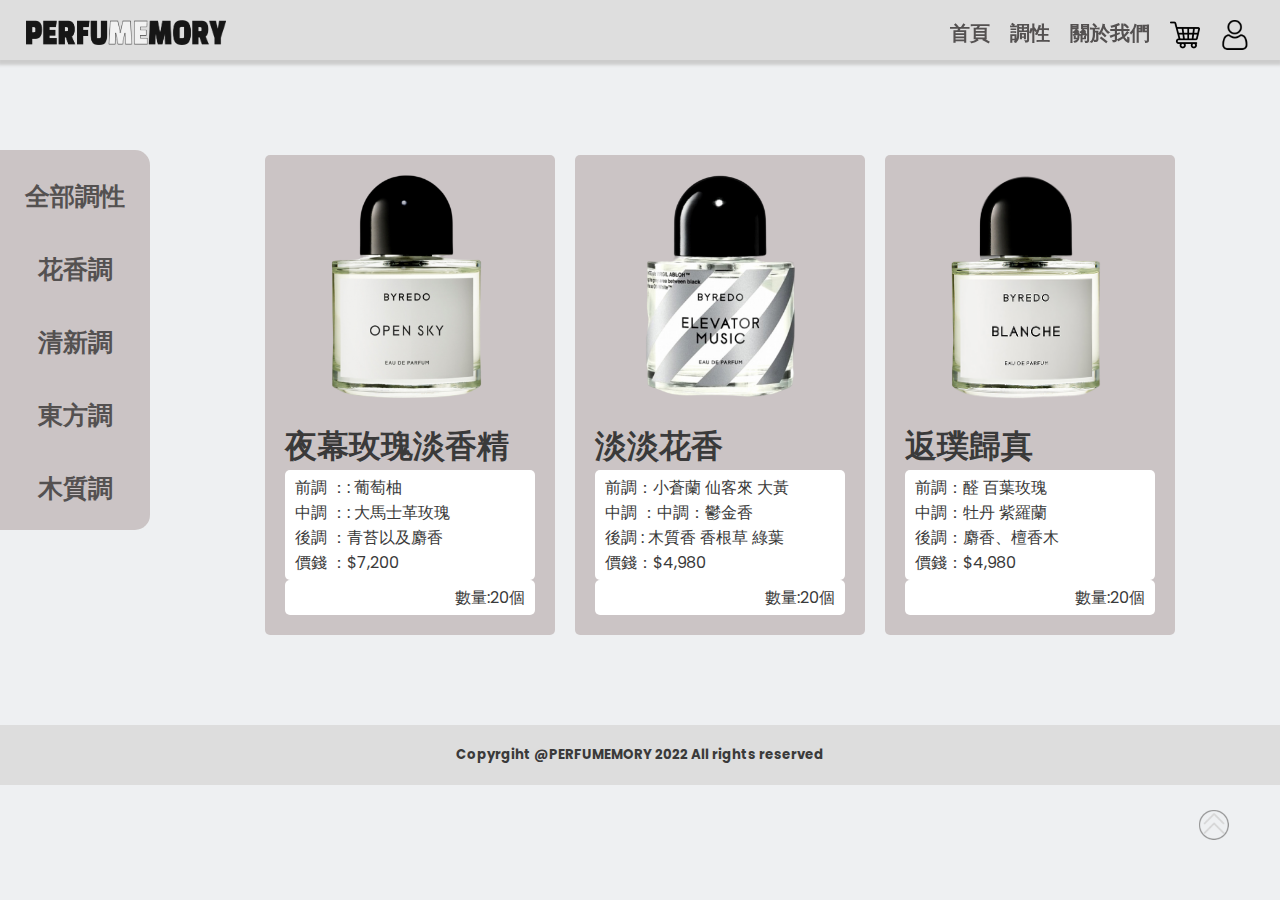
<file: page/woody.html>
<!DOCTYPE html>
<html lang="en">
<head>
    <meta charset="UTF-8">
    <meta http-equiv="X-UA-Compatible" content="IE=edge">
    <meta name="viewport" content="width=device-width, initial-scale=1.0">
    <style>
       @import url(../asset/css/register.css);
        @import url(../asset/css/index.css);
        @import url(../asset/css/main.css);
        @import url(../asset/css/product.css);

    </style>
    <title>木質調</title>
    <link rel="shortcut icon" href="../asset/img/fragrance.png">
</head>
<body>
    <header><!-- 漢堡 -->
        <div class="PERFUMEMORY">
            <label for="burger"class="perimg"><img src="../asset/img/PERFUMEMORY.png" alt="LOGO" width="200" height="25"></label>
            <input type="checkbox" checked id="burger" class="burgerbotton">
             <div class="burgerline">
            <div id="Nav2">
                <div id="nav2">
                    <div id="title2">
                        <a href="../page/index.html" target="_top">
                            <h1>首頁</h1>
                        </a>
                        <a href="../page/product.html" target="_top">
                            <div class="dropdown">
                                <h1 class="dropbtn">調性</h1>
                                <div class="dropdown-content">
                                  <a href="../page/flora.html">花香調</a>
                                  <a href="../page/fresh.html">清新調</a>
                                  <a href="../page/oriental.html">東方調</a>
                                  <a href="../page/woody.html">木質調</a>
                                </div>
                              </div>
                        </a>
                        <a href="../page/about.html" target="_top">
                            <h1>關於我們</h1>
                        </a>
                        <a href="../page/shoppingcar.html" target="_top">
                            <h1><img src="../asset/img/shoppingcar.png" alt="購物車"></h1>
                        </a>
                        <a  target="_top" style="cursor:pointer;">
                                
                          <div class="dropdown">
                              <h1><img class="dropbtn" src="../asset/img/personal.png" alt="個人頁面"></h1>
                             
                              <div class="dropdown-content" style="font-size: smaller;">
                                  <p id="login" onclick="login()" style="cursor: pointer;">登入</p>
                                  
                                  <a href="../page/personal.html">個人頁面</a>
                                  
                                </div>
                            </div>
                      </a>
                      
                  </a>
                  <dialog id="show">
                      <div class="frame">
                          <div class="login">
                              <div class="loginh2">
                                  <h2 >Login</h2>
                              </div>
                              <div class="push">
                                  <label for="account">Account</label>
                                  <input type="text" name="" id="account">
                              </div>
                              <div class="push">
                                  <label for="password">Password</label>
                                  <input type="password" name="" id="password">
                              </div>
                              <div class="push">
                                  <button type="submit" class="btn_update"onclick="show.close()">Login</button>
                                  <button class="btn_update" onclick="show.close()">Cancel</button>
                              </div>
                              <div class="new">尚未擁有帳號 ?
                                  <p id="go_register">前往註冊</p>
                              </div>
                          </div>
                      </div>
                  </dialog>
  
                  <dialog id="userupdate" style="background-color: #c3c5c6; width: 80%; border-radius: 10px; border: 2px solid #757879ac;"  >
                      <form>
                          <div class="contain">
                              <h2 class="h2card">會員基本資料</h2>
                              
                                  <div class="info">
                                      <div class="data">
                                          <label for="account">帳號：<br></label>
                                          <input class="inputstyle"type="text" placeholder="你的帳號">
                                      </div>
                                      <div class="data">
                                          <label for="name">密碼：<br></label>
                                          <input class="inputstyle" type="password" placeholder="你的密碼">
                                      </div>
                                      <div class="data">
                                          <label for="name">姓名：<br></label>
                                          <input class="inputstyle" type="text" placeholder="Your Name">
                                      </div>
                                      <div class="data">
                                          <label for="name">電子信箱：<br></label>
                                          <input class="inputstyle" type="email" placeholder="Your E-mail">
                                      </div>
                                      <div class="data">
                                          <label for="name">生日：<br></label>
                                          <input class="inputstyle" type="date" >
                                      </div>
                                      <div class="data">
                                          <label for="name">性別： <br></label>
                                          <input  type="radio"  name="sexual" style="margin: 20px 20px 5px;">男<br>
                                              <input  type="radio"  name="sexual" style="margin: 20px 20px">女<br>
                                      </div>
                                      <div class="data">
                                          <label for="name">通訊地址：<br></label>
                                          <input class="inputstyle" type="text" placeholder="你的住址">
                                      </div>
                                      <div class="data">
                                          <label for="name">聯絡電話：<br></label>
                                          <input class="inputstyle" type="tel" placeholder="你的電話">
                                      </div>
  
                                      <div class="btndiv">
                                          <input type="submit" value="確認" class="btn_update">
                                          <input type="reset" value="取消" class="btn_update" onclick="userupdate.close()" >
                                      </div>
                                  </div>
                          </div>
                      </form>
                  </dialog>
                    </div>
                </div>
            </div>
        </div>
        <div class="gotop">
            <a href="#top">
                <img src="../asset/img/uptop.png" alt="uptop">
            </a>
        </div>

        <div id="Nav">
            <div id="nav">
                <div id="title">
                    <a href="../page/product.html" target="_top">
                        <h1>全部調性</h1>
                    </a>
                    <a href="../page/flora.html" target="_top">
                        <h1>花香調</h1>
                    </a>
                    <a href="../page/fresh.html" target="_top">
                        <h1>清新調</h1>
                    </a>
                    <a href="../page/oriental.html" target="_top">
                        <h1>東方調</h1>
                    </a>
                    <a href="../page/woody.html" target="_top">
                        <h1>木質調</h1>
                    </a>
                    
                </div>
            </div>
        </header>

        <div>heigh</div>
<main>
    <article>
      <section>
        <div style="height: 50px;"></div>
        <div class="container">
            <div class="row">
              <div class="item">
                
                  <div class="item-img">
                    <a href="../page/productdetail.html"> <input type="button" value=" VIEW DETAILS" class="item_btn"></a>
                   
                    <img src="../asset/img/天際之間.png " alt="" class="item_img">
                  </div>
                  <div class="item-title">
                    <h1>夜幕玫瑰淡香精</h5>
                  </div>
                  
 
 
 
                  <div class="item-content">
                    <p>
                      前調 ：: 葡萄柚  <br>
                      中調 ：: 大馬士革玫瑰  <br>
                      後調 ：青苔以及麝香<br> 
                      價錢 ：$7,200 <br>
                    </p>
                    <p style="text-align: right;">數量:20個</p>
                  </div>
                  
                </div>
            </div>
            <div class="row">
              <div class="item">
                  <div class="item-img">
                    <a href="../page/productdetail copy.html"> <input type="button" value=" VIEW DETAILS" class="item_btn"></a>
                   
                    <img src="../asset/img/和緩之音.png" alt="" class="item_img">
                  </div>
                  <div class="item-title">
                    <h1>淡淡花香</h5>
                  </div>
                  <div class="item-content">
   
                    <p >
                      前調：小蒼蘭 仙客來 大黃  <br>
                      中調 ：中調：鬱金香 <br>
                      後調 : 木質香 香根草 綠葉  <br> 
                      價錢：$4,980  <br>
                    </p>
                    <p style="text-align: right;">數量:20個</p>
                  </div>
                  
                </div>
            </div>
            <div class="row">
              <div class="item">
                
                  <div class="item-img">
                    <a href="../page/productdetail.html"> <input type="button" value=" VIEW DETAILS" class="item_btn"></a>
                   
                    <img src="../asset/img/返璞歸真.png " alt="" class="item_img">
                  </div>
                  <div class="item-title">
                    <h1>返璞歸真</h5>
                  </div>
                  <div class="item-content">
                    <p>
                      前調：醛 百葉玫瑰  <br>
                      中調：牡丹 紫羅蘭 <br>
                      後調：麝香、檀香木 <br> 
                      價錢：$4,980 <br>
                    </p>
                    <p style="text-align: right;">數量:20個</p>
                  </div>
                  
                </div>
            </div>
        </div>
        </section>
    </article>
</main>
<footer>
  <div class="footerdiv">
   
      <h5 class="copyright">Copyrgiht @PERFUMEMORY 2022 All rights reserved</h5>
      
         
  </div>
</footer>
<script>
  //登入介面
  let btn=document.querySelector("#login");
  let show=document.querySelector("#show")
  
  btn.addEventListener("click", function(){
              show.showModal();
          })
  
  //註冊介面
  let register = document.querySelector("#go_register");
  let userupdate = document.querySelector("#userupdate");
  
  register.addEventListener("click",function(){
      userupdate.showModal();
  })
  
  
  
  </script>
</body>
</html>
</file>
<file: asset/css/register.css>
dialog {
    
    background: url("https://p4.wallpaperbetter.com/wallpaper/1017/684/942/surface-light-stripes-lines-wallpaper-preview.jpg") no-repeat center center / cover;
}

.frame {
    border-style: double;
    width: 300px;
    padding: 15px 30px 3px 30px;
}

.frame .register .item {
    display: flex;
    flex-direction: column;
    margin: 20px 0px 10px 0px;
}

.frame .register .item input {
    border-radius: 10px;
    border: none;
    padding: 5px;
}

.frame .register .push {
    width: 100%;
    display: flex;
    margin: auto;
    font-size: 0px;
    padding: 10px 0px;
}

.frame .register .push button {
    padding: 5px 0px;
    width: 70%;
    font-size: 15px;
    border: gray;
    background-color: rgb(185, 183, 178);
    border-radius: 20px;
    cursor: pointer;
}

.frame .register .push button {
    -webkit-transition-duration: 0.5s;
    transition-duration: 0.5s;
}

.frame .register .push button:hover {
    background-color: rgba(100, 100, 100, 0.2);
}

.frame .register .push button+button {
    margin-left: 20%;
}
#go_register{
    text-decoration: underline;
    cursor: pointer;
}
</file>
